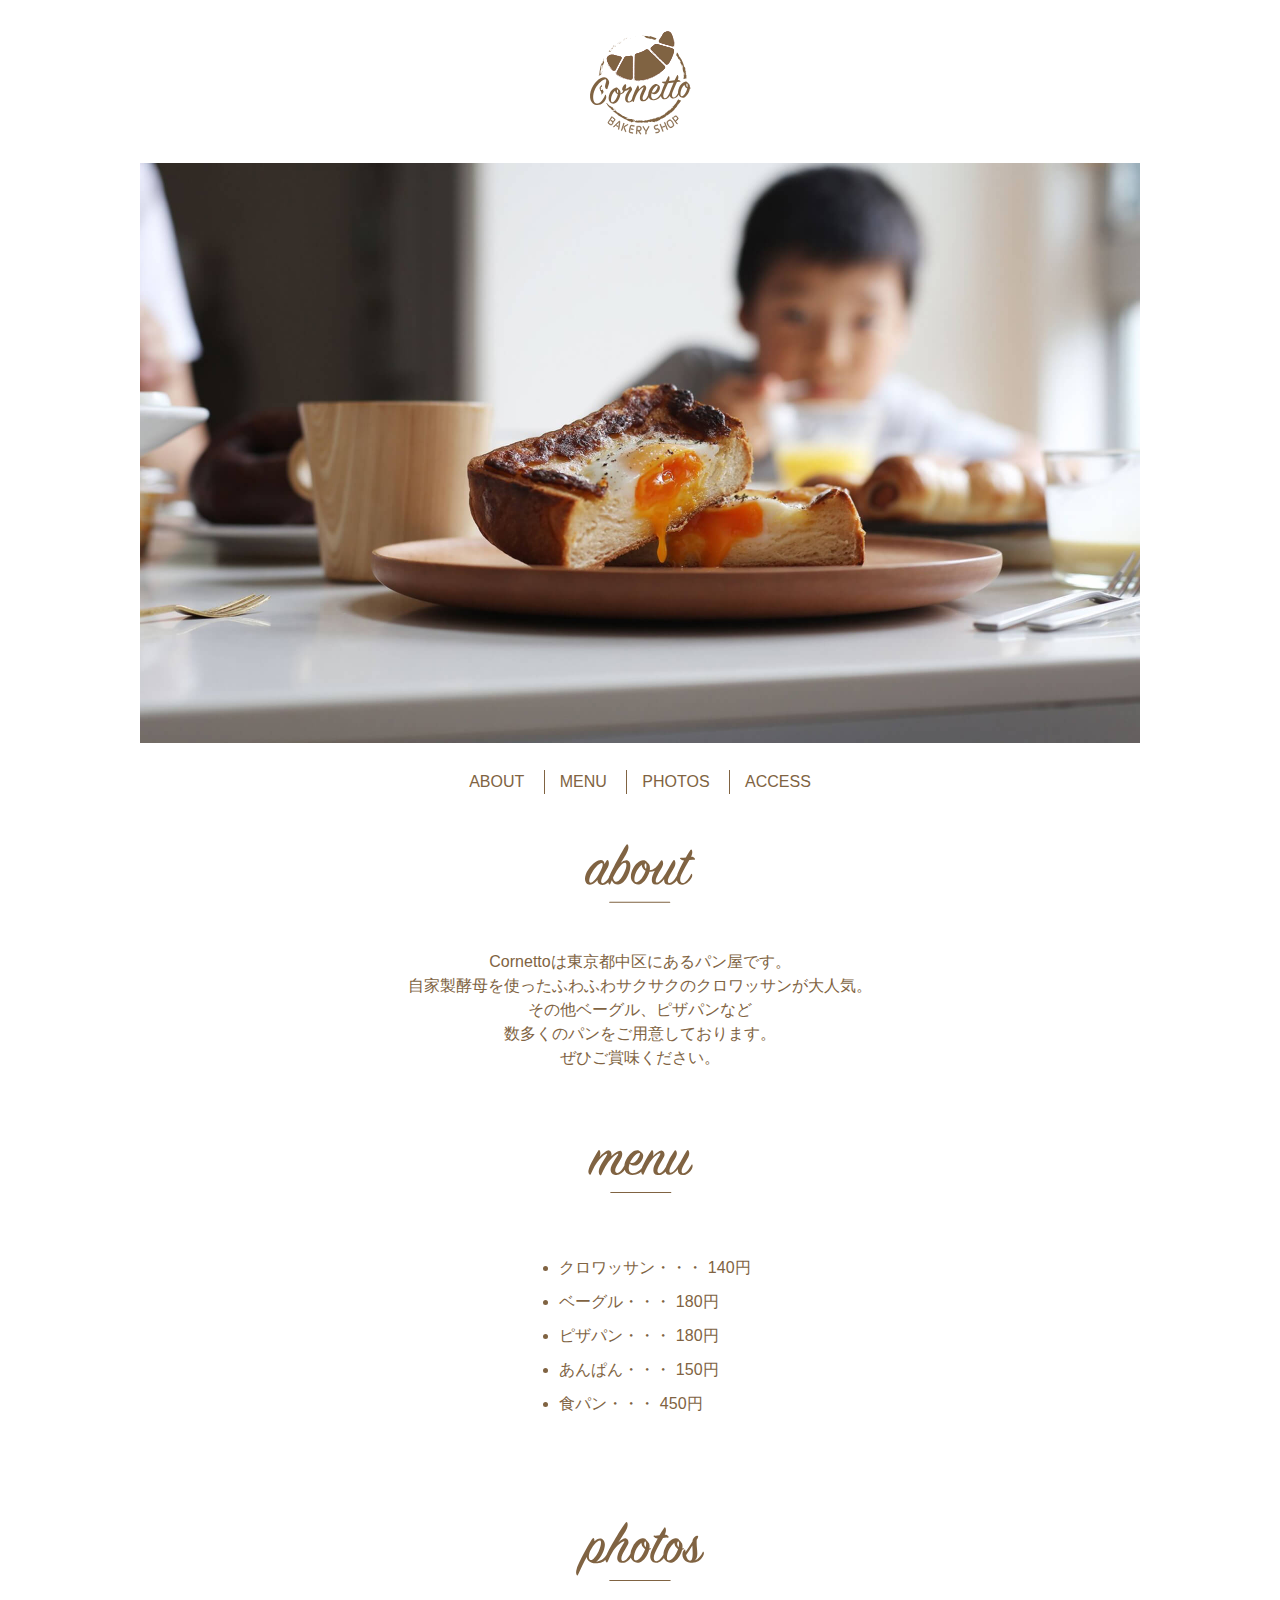
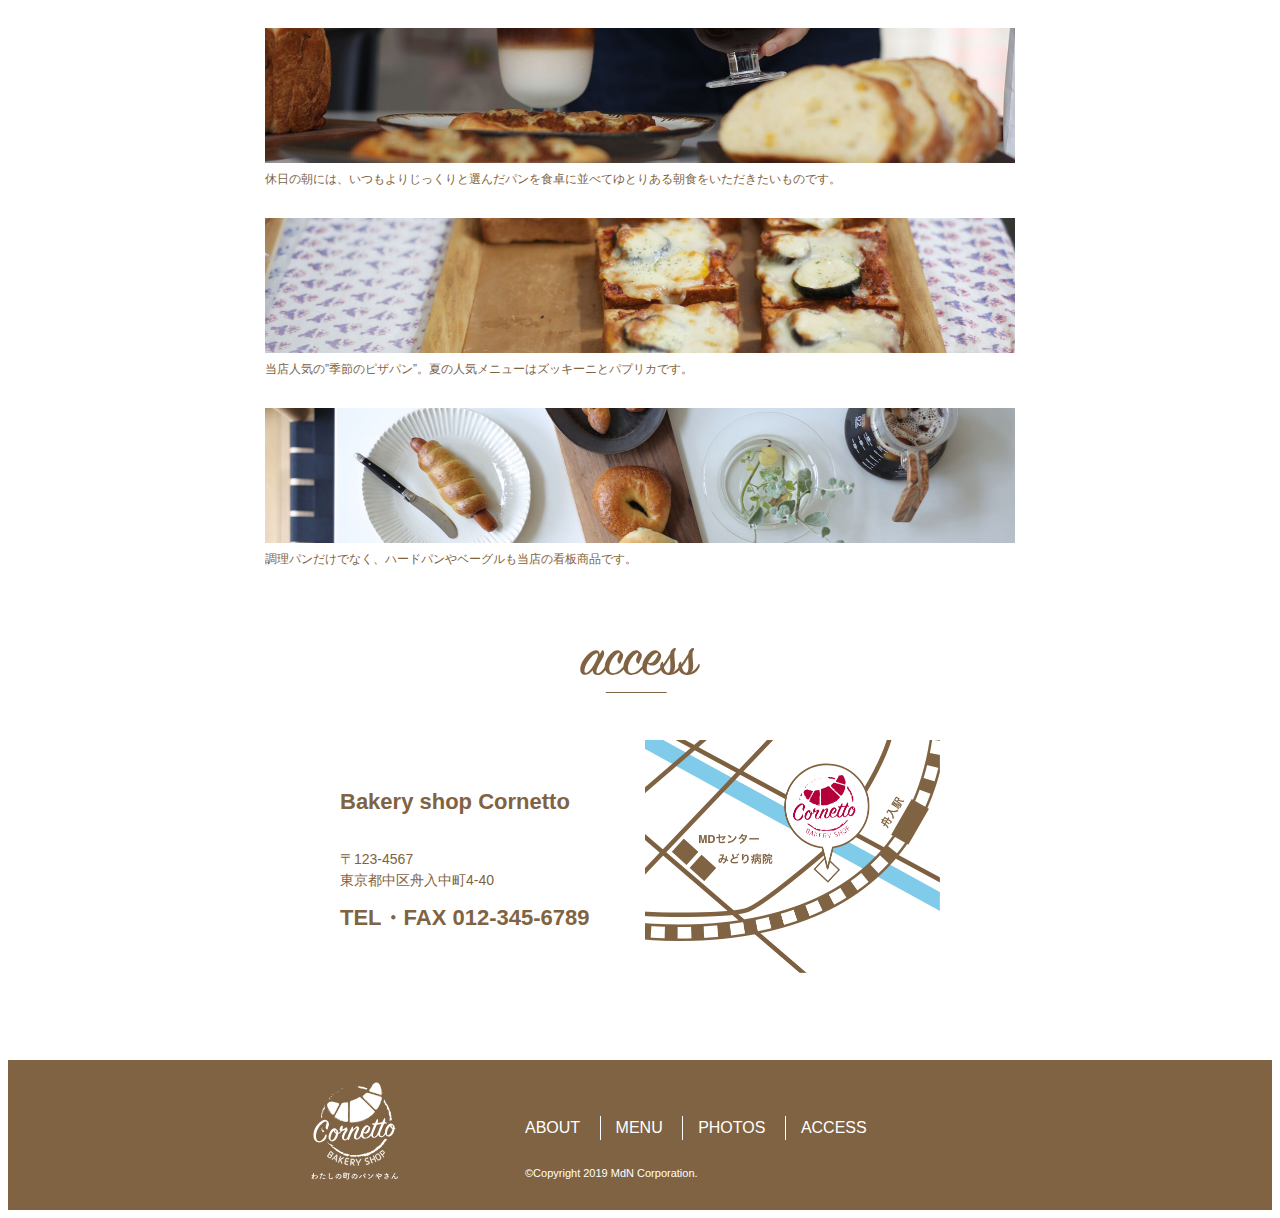
<file: worksPage/site/bakery/index.html>
<!DOCTYPE html>
<html lang="ja">
    <head>
        <meta charset="UTF-8">
        <meta http-equiv="X-UA-Compatible" content="IE=edge">
        <meta name="viewport" content="width=device-width, initial-scale=1.0">
        <title>Cornetto</title>
        <link rel="stylesheet" href="css/style.css">
    </head>
    <body>
        <header class="header">
            <h1 class="logo">
                <img src="img/logo.svg" alt="Cornetto">
            </h1>
        </header>
        <main class="main">
            <figure class="top">
                <img src="img/top.jpg" alt="Cornetto">
            </figure>
            <nav class="nav">
                <ul class="nav-list">
                    <li><a href="#about">about</a></li>
                    <li><a href="#menu">menu</a></li>
                    <li><a href="#photos">photos</a></li>
                    <li><a href="#access">access</a></li>
                </ul>
            </nav>
            <section class="section about" id="about">
                <h2 class="heading">
                    <img src="img/ttl_about.svg" alt="about">
                </h2>
                <p>Cornettoは東京都中区にあるパン屋です。<br>
                    自家製酵母を使ったふわふわサクサクのクロワッサンが大人気。<br>
                    その他ベーグル、ピザパンなど<br>
                    数多くのパンをご用意しております。<br>
                    ぜひご賞味ください。</p>
            </section>
            <!-- menu -->
            <section class="section menu" id="menu">
                <h2 class="heading">
                    <img src="img/ttl_menu.svg" alt="menu">
                </h2>
                <ul class="menu-list">
                    <li>クロワッサン・・・ 140円</li>
                    <li>ベーグル・・・ 180円</li>
                    <li>ピザパン・・・ 180円</li>
                    <li>あんぱん・・・ 150円</li>
                    <li>食パン・・・ 450円</li>
                </ul>
            </section>
            <!-- fhoto -->
            <section class="section photos" id="photos">
                <h2 class="heading">
                    <img src="img/ttl_photos.svg" alt="photos">
                </h2>
                <ul class="photos-list">
                    <li>
                        <figure>
                            <img src="img/photos_01.jpg" alt="ゆとりのある朝食">
                            <figcaption>休日の朝には、いつもよりじっくりと選んだパンを食卓に並べてゆとりある朝食をいただきたいものです。</figcaption>
                        </figure>
                    </li>
                    <li>
                        <figure>
                            <img src="img/photos_02.jpg" alt="季節のピザパン">
                            <figcaption>当店人気の”季節のピザパン”。夏の人気メニューはズッキーニとパプリカです。</figcaption>
                        </figure>
                    </li>
                    <li>
                        <figure>
                            <img src="img/photos_03.jpg" alt="ハードパンやベーグル">
                            <figcaption>調理パンだけでなく、ハードパンやベーグルも当店の看板商品です。</figcaption>
                        </figure>
                    </li>
                </ul>
            </section>
            <!-- access -->
            <section class="section access" id="access">
                <h2 class="heading">
                    <img src="img/ttl_access.svg" alt="access">
                </h2>
                <div class="access-row">
                    <address class="access-address">
                        <strong>Bakery shop Cornetto</strong><br>
                        〒123-4567 <br>
                        東京都中区舟入中町4-40 <br>
                        <strong>TEL・FAX 012-345-6789</strong>
                    </address>
                    <figure class="access-map">
                    <img src="img/map.png" alt="店舗周辺地図">
                    </figure>
                </div>
            </section>
        </main>
        <footer class="footer">
            <div class="footer-container">
                <p class="footer-logo">
                    <img src="img/logo_w.svg" alt="Cornetto">
                </p>
                <div class="footer-body">
                    <nav class="footer-nav">
                        <ul class="footer-nav-list">
                            <li><a href="#about">about</a></li>
                            <li><a href="#menu">menu</a></li>
                            <li><a href="#photos">photos</a></li>
                            <li><a href="#access">access</a></li>
                        </ul>
                    </nav>
                    <p class="copyright">
                        <small>&copy;Copyright 2019 MdN Corporation.</small>
                    </p>
                </div>
            </div>
        </footer>
    </body>
</html>
</file>
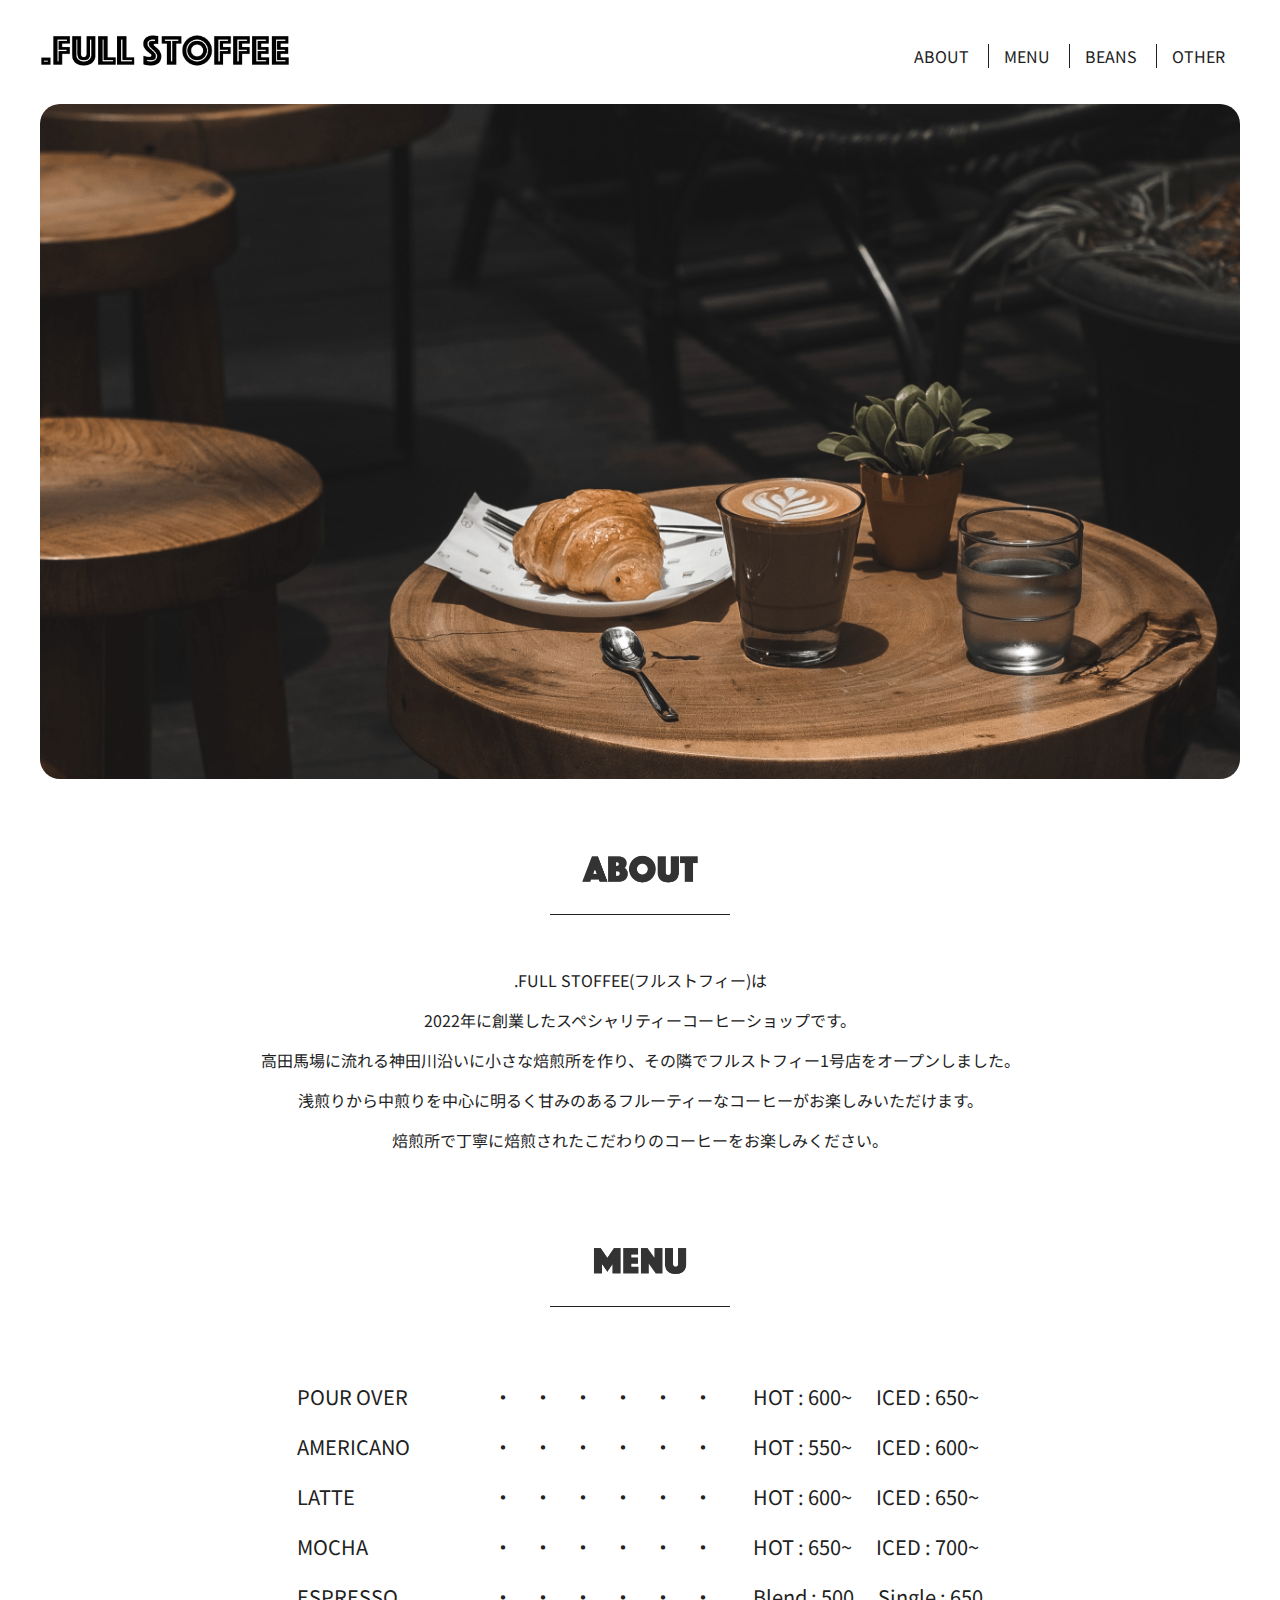
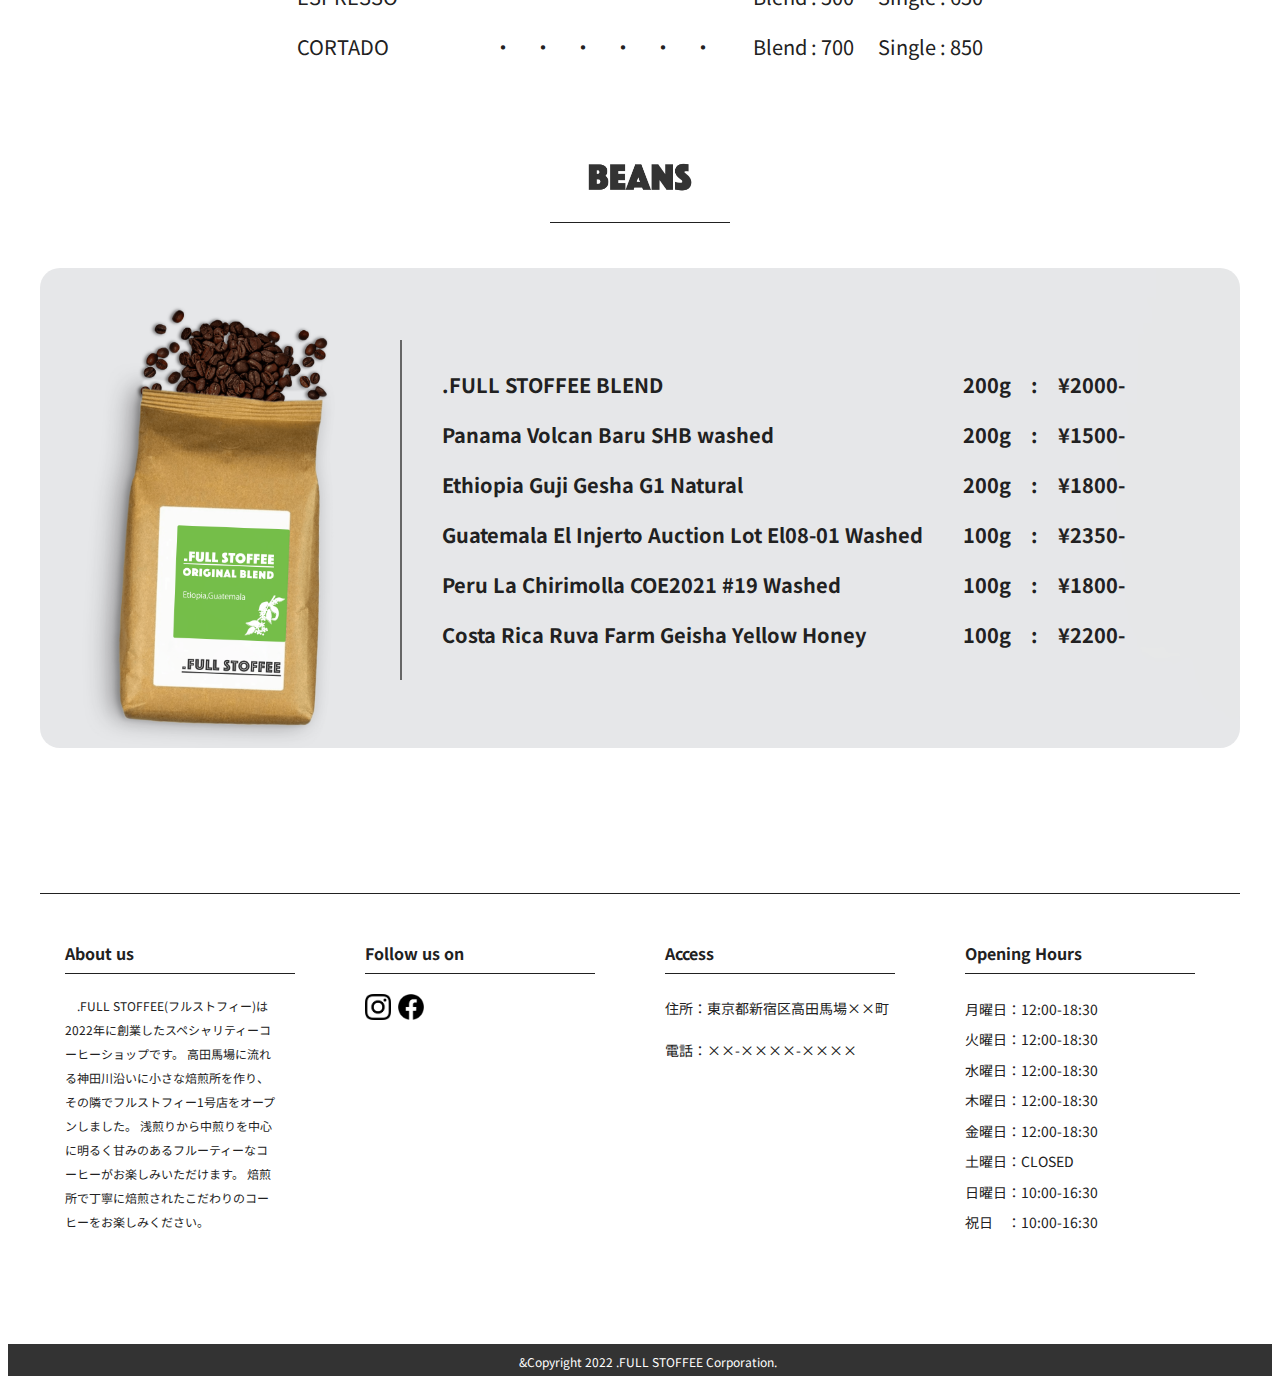
<file: worksPage/site/FULL STOFFEE/index.html>
<!DOCTYPE html>
<html lang="ja">
    <head>
        <meta charset="UTF-8">
        <meta http-equiv="X-UA-Compatible" content="IE=edge">
        <meta name="viewport" content="width=device-width, initial-scale=1.0">
        <title>.FULL STOFFEE</title>
        <link rel="stylesheet" href="CSS/style.css">
        <link href="https://fonts.googleapis.com/css?family=Noto+Sans+JP" rel="stylesheet">
    </head>
    <body>
        <header class="header">
            <h1 class="logo">
                <a href="#">
                    <img src="img/logo.png" alt="logo">
                </a>
            </h1>
            <nav class="header-nav">
                <ul class="header-nav-list">
                    <li><a href="#about">About</a></li>
                    <li><a href="#menu">Menu</a></li>
                    <li><a href="#beans">Beans</a></li>
                    <li><a href="#footer">Other</a></li>
                </ul>
            </nav>
        </header>

        <main class="main">
            <figure class="top">
                <img src="img/top.png" alt="TOP">
            </figure>
            <section id="about">
                <div class="wrapper">
                    <h2 class="heading">
                        <img src="img/about.png" alt="about">
                    </h2>
                    <p>.FULL STOFFEE(フルストフィー)は
                        <br>2022年に創業したスペシャリティーコーヒーショップです。
                        <br>高田馬場に流れる神田川沿いに小さな焙煎所を作り、その隣でフルストフィー1号店をオープンしました。
                        <br>浅煎りから中煎りを中心に明るく甘みのあるフルーティーなコーヒーがお楽しみいただけます。
                        <br>焙煎所で丁寧に焙煎されたこだわりのコーヒーをお楽しみください。</p>
                </div>
            </section>
            <section id="menu">
                <h2 class="heading">
                    <img src="img/menu.png" alt="menu">
                </h2>
                <div class="menu-list">
                    <ul class="menu-name">
                        <li>POUR OVER</li>
                        <li>AMERICANO</li>
                        <li>LATTE</li>
                        <li>MOCHA</li>
                        <li>ESPRESSO</li>
                        <li>CORTADO</li>
                    </ul>
                    <ul class="place">
                        <li>　HOT : 600~  　ICED : 650~</li>
                        <li>　HOT : 550~  　ICED : 600~</li>
                        <li>　HOT : 600~  　ICED : 650~</li>
                        <li>　HOT : 650~  　ICED : 700~</li>
                        <li>　Blend : 500 　Single : 650</li>
                        <li>　Blend : 700 　Single : 850</li>
                    </ul>
                </div>
            </section>
            <section id="beans">
                <h2 class="heading">
                    <img src="img/beans.png" alt="beans">
                </h2>
                <div class="container">
                    <img src="img/beans3.png" alt="beans">
                    <div class="beans-products">
                        <ul class="beans-name">
                            <li><a href="#beans">.FULL STOFFEE BLEND</a></li>
                            <li><a href="#beans">Panama Volcan Baru SHB washed</a></li>
                            <li><a href="#beans">Ethiopia Guji Gesha G1 Natural</a></li>
                            <li><a href="#beans">Guatemala El Injerto Auction Lot El08-01 Washed</a></li>
                            <li><a href="#beans">Peru La Chirimolla COE2021 #19 Washed</a></li>
                            <li><a href="#beans">Costa Rica Ruva Farm Geisha Yellow Honey</a></li>
                        </ul>
                        <ul class="beans-place">
                            <li>200g　:　¥2000-</li>
                            <li>200g　:　¥1500-</li>
                            <li>200g　:　¥1800-</li>
                            <li>100g　:　¥2350-</li>
                            <li>100g　:　¥1800-</li>
                            <li>100g　:　¥2200-</li>
                        </ul>
                    </div>
                </div>
            </section>
        </main>
        <footer id="footer">
            <div class="footer-container">
                <div class="about-us">
                    <h2 class="heading">
                        About us
                    </h2>
                    <p>.FULL STOFFEE(フルストフィー)は2022年に創業したスペシャリティーコーヒーショップです。
                    高田馬場に流れる神田川沿いに小さな焙煎所を作り、その隣でフルストフィー1号店をオープンしました。
                    浅煎りから中煎りを中心に明るく甘みのあるフルーティーなコーヒーがお楽しみいただけます。
                    焙煎所で丁寧に焙煎されたこだわりのコーヒーをお楽しみください。</p>
                </div>
                <div class="follow-us-on">
                    <h2 class="heading">
                        Follow us on
                    </h2>
                    <div class="f-logo">
                        <a href="https://www.instagram.com/" target="_blank"><img src="img/icon.png" alt="Instagram"></a>
                        <a href="https://ja-jp.facebook.com/" target="_blank"><img src="img/Facebook.png" alt="facebook"></a>
                    </div>
                </div>
                <div class="access">
                    <h2 class="heading">
                        Access
                    </h2>
                    <address>
                        <p>住所：東京都新宿区高田馬場××町</p>
                        <p>電話：××-××××-××××</p>
                    </address>
                    <iframe src="https://www.google.com/maps/embed?pb=!1m14!1m8!1m3!1d51832.881191908455!2d139.703862!3d35.712565!3m2!1i1024!2i768!4f13.1!3m3!1m2!1s0x0%3A0x954afc3e292c9a7e!2z6auY55Sw6aas5aC06aeF!5e0!3m2!1sja!2sjp!4v1660207185257!5m2!1sja!2sjp" width="230" height="150" style="border:0;" allowfullscreen="" loading="lazy" referrerpolicy="no-referrer-when-downgrade"></iframe>
                </div>
                <div class="opening">
                    <h2 class="heading">
                        Opening Hours
                    </h2>
                    <ul class="opening-list">
                        <li>月曜日：12:00-18:30</li>
                        <li>火曜日：12:00-18:30</li>
                        <li>水曜日：12:00-18:30</li>
                        <li>木曜日：12:00-18:30</li>
                        <li>金曜日：12:00-18:30</li>
                        <li>土曜日：CLOSED</li>
                        <li>日曜日：10:00-16:30</li>
                        <li>祝日　：10:00-16:30</li>
                    </ul>
                </div>
            </div>
            <div class="copyright"></div>
                <p class="copyright">
                    <small>&Copyright 2022 .FULL STOFFEE Corporation.</small>
                </p>
            </div>
        </footer>

    </body>
</html>
</file>
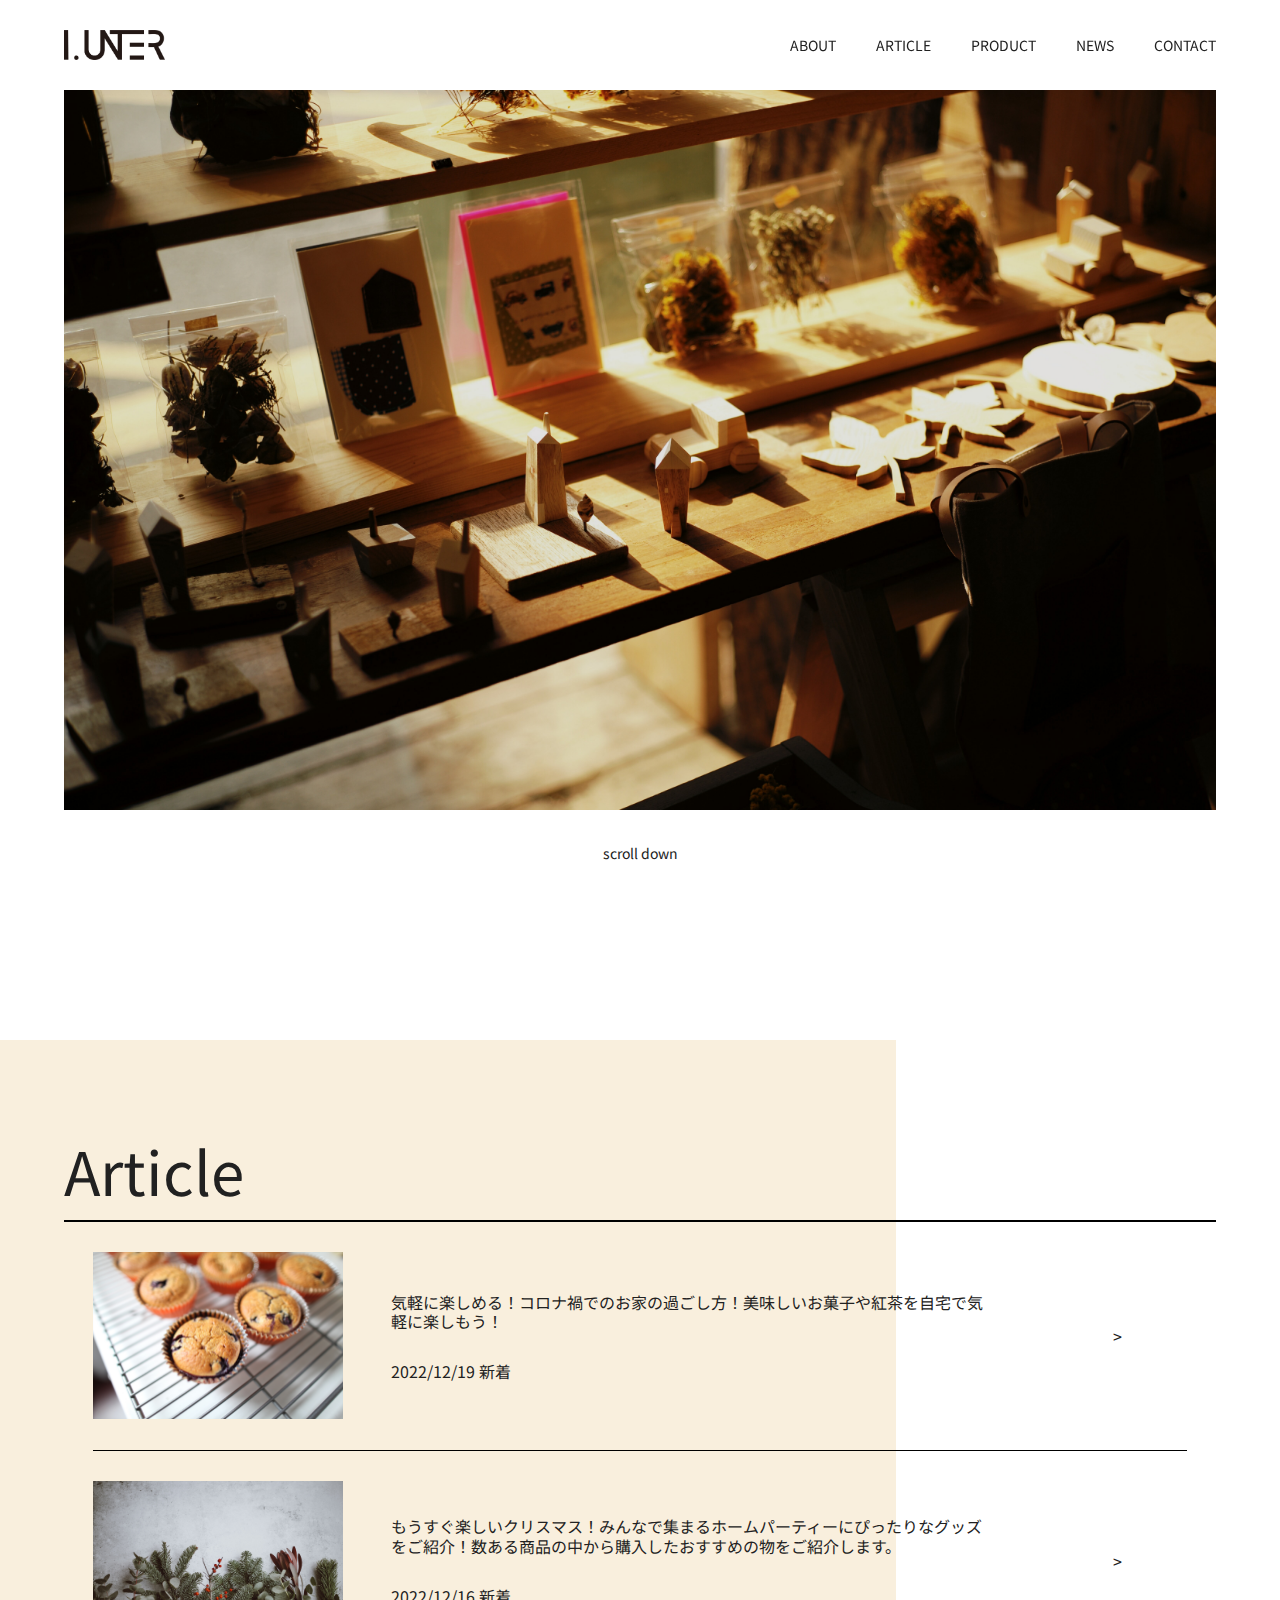
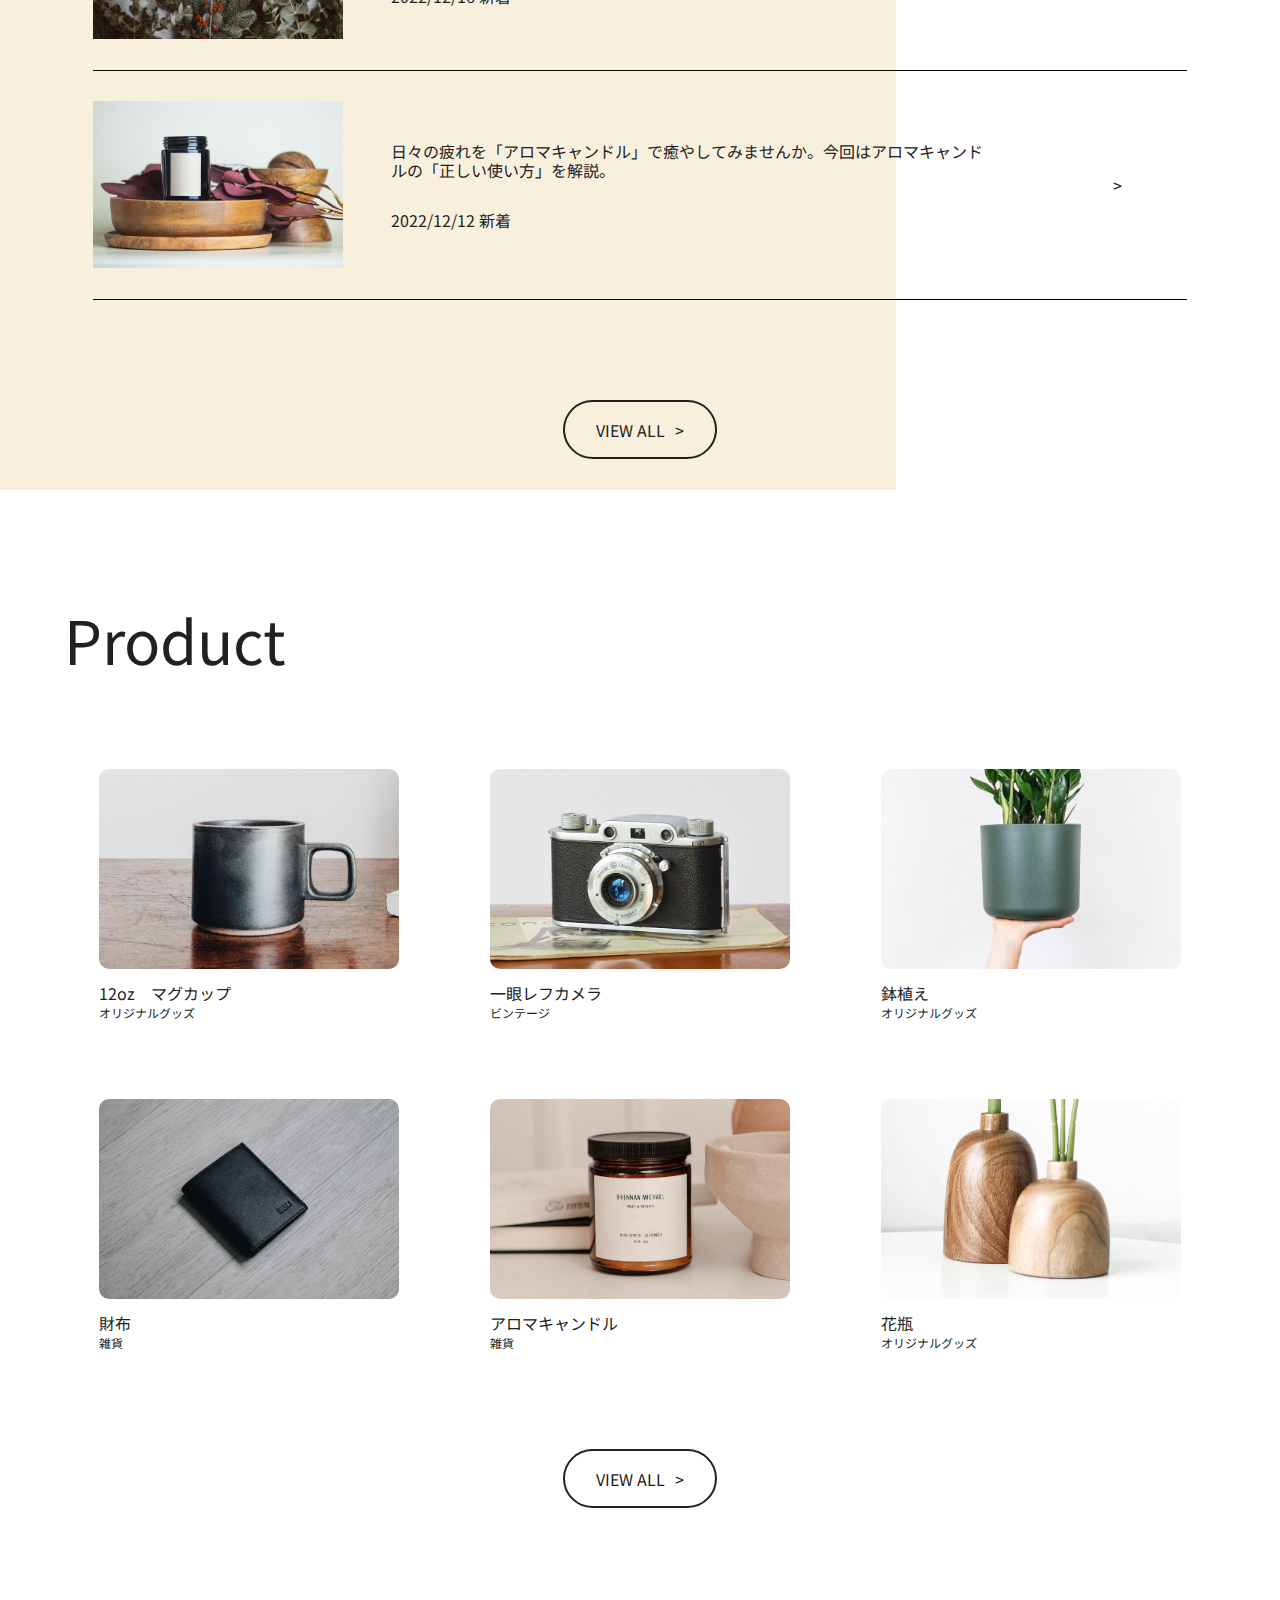
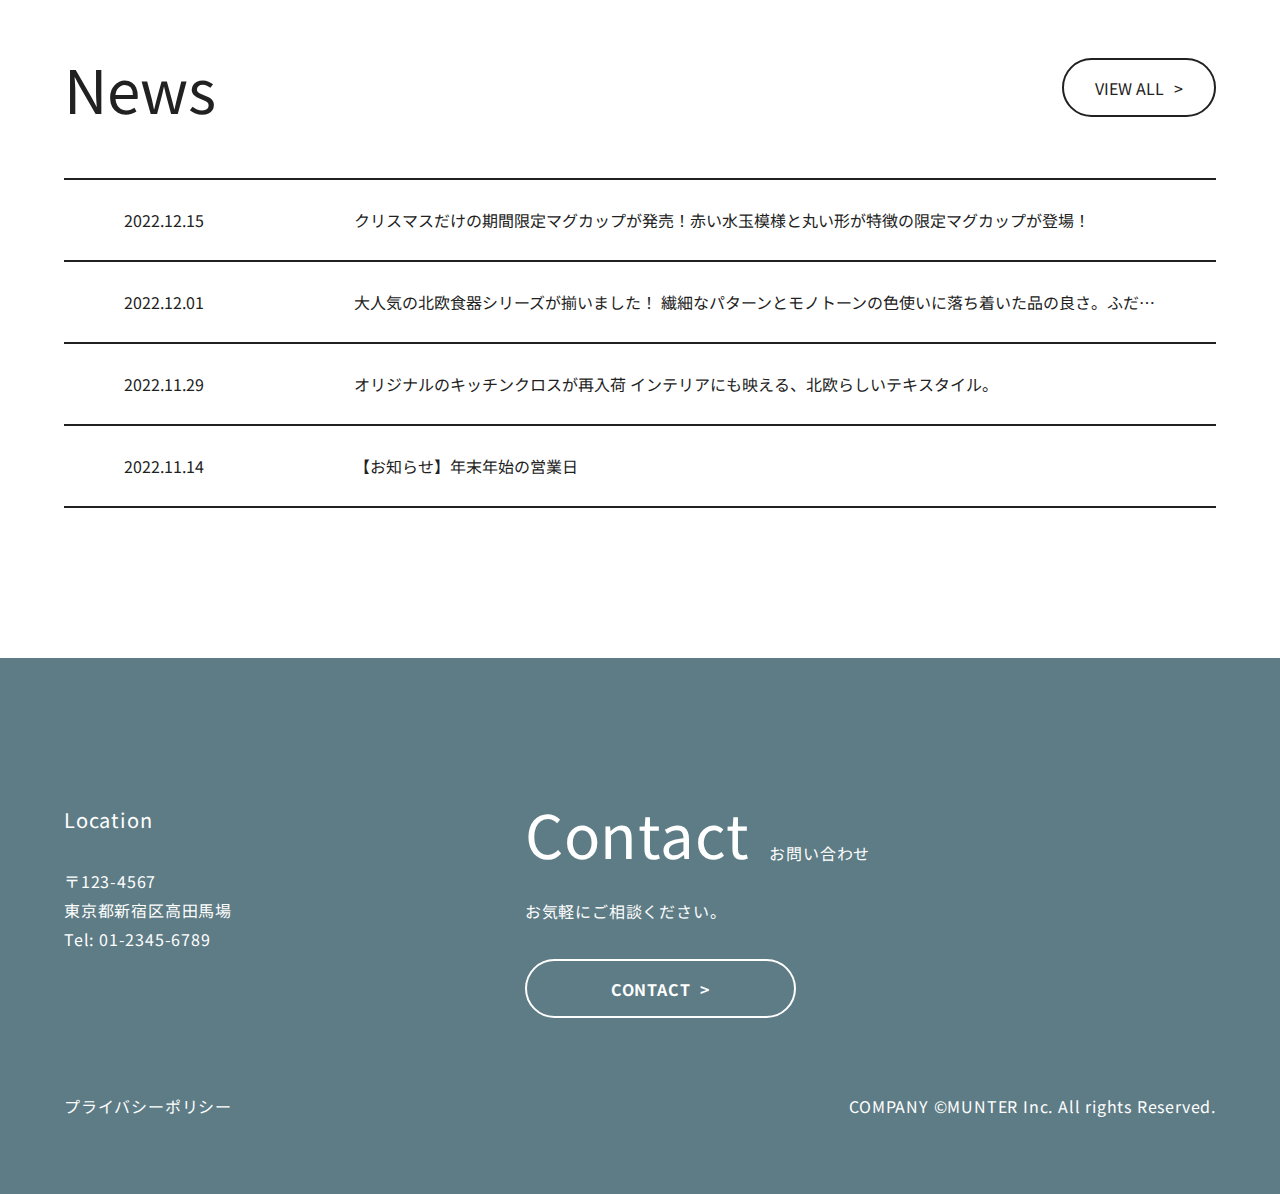
<file: worksPage/site/munter/index.html>
<!DOCTYPE html>
<html lang="ja">
<head>
    <meta charset="UTF-8">
    <meta http-equiv="X-UA-Compatible" content="IE=edge">
    <meta name="viewport" content="width=device-width, initial-scale=1.0">
    <title>北欧雑貨 - MUNTER｜インテリア・雑貨の通販サイト</title>
    <link rel="stylesheet" href="css/style.css">
    <link rel="preconnect" href="https://fonts.googleapis.com">
    <link rel="preconnect" href="https://fonts.gstatic.com" crossorigin>
    <link href="https://fonts.googleapis.com/css2?family=Noto+Sans+JP:wght@100;300;400;500;700;900&display=swap" rel="stylesheet">
</head>
<body>
    <header class="header">
        <div class="container">
            <div class="burger display"></div>
            <a href="#" class="logo"><img src="img/munter_logo3.png" alt="logo"></a>
            <div class="header-nav">
                <ul>
                    <li><a href="#">ABOUT</a></li>
                    <li><a href="#articles">ARTICLE</a></li>
                    <li><a href="#product">PRODUCT</a></li>
                    <a href="#news"><li>NEWS</li></a>
                    <li><a href="#footer">CONTACT</a></li>
                </ul>
            </div>  
        </div>
        <div class="burger-menu box">
            <ul class="burger-nav hidden">
                <a href="#articles"><li>ABOUT</li></a>
                <a href="#articles"><li>ARTICLE</li></a>
                <a href="#product"><li>PRODUCT</li></a>
                <a href="#news"><li>NEWS</li></a>
                <a href="#footer"><li>CONTACT</li></a>
                <div class="burger-sns hidden">
                    <a href="https://twitter.com/home" target="_blank" class="sns-icon">
                        <img src="img/Twitter.png" alt="公式Twitterへのリンク画像">
                    </a>
                    <a href="https://ja-jp.facebook.com/" target="_blank" class="sns-icon">
                        <img src="img/Facebook.png" alt="公式Facebookへのリンク画像">
                    </a>
                </div>
            </ul>
        </div>    
    </header>

    <main>
        <section class="mainvisual">
            <div class="container">
                <img src="img/main.jpg" alt="mainvisual">
                <p>scroll down</p>
            </div>
            
        </section>
        
        <section id="articles">
            <div class="bg"></div>
            <div class="container">
                <h2 class="title">Article</h2>
                <div class="detail">
                    <div class="wrapper">
                        <ul class="contents">
                            <li class="top-article">
                                <a href="#" class="article">
                                    <div class="img">
                                        <img src="img/article_1.jpg" alt="">
                                    </div>
                                    <div class="text">
                                        <h3>
                                            気軽に楽しめる！コロナ禍でのお家の過ごし方！美味しいお菓子や紅茶を自宅で気軽に楽しもう！
                                        </h3>
                                        <time datetime="2022-12-19">2022/12/19 <span>新着</span></time>
                                    </div>
                                    <div class="btn"></div>
                                </a>        
                            </li>
                            <li class="top-article">
                                <a href="#">
                                    <div class="img">
                                        <img src="img/article_2.jpg" alt="">
                                    </div>
                                    <div class="text">
                                        <h3>
                                            もうすぐ楽しいクリスマス！みんなで集まるホームパーティーにぴったりなグッズをご紹介！数ある商品の中から購入したおすすめの物をご紹介します。
                                        </h3>
                                        <time datetime="2022-12-16">2022/12/16 <span>新着</span></time>
                                    </div>
                                    <div class="btn"></div>
                                </a>        
                            </li>
                            <li class="top-article">
                                <a href="#">
                                    <div class="img">
                                        <img src="img/article_3.jpg" alt="">
                                    </div>
                                    <div class="text">
                                        <h3>
                                            日々の疲れを「アロマキャンドル」で癒やしてみませんか。今回はアロマキャンドルの「正しい使い方」を解説。
                                        </h3>
                                        <time datetime="2022-12-12">2022/12/12 <span>新着</span></time>
                                    </div>
                                    <div class="btn"></div>
                                </a>        
                            </li>
                        </ul>
                        <a class="btn view" href="#">VIEW ALL</a>
                    </div>
                </div>
            </div>
            
        </section>

        <section id="product">
            <div class="container">
                <h2 class="title">
                    Product
                </h2>
                <div class="wrapper">
                    <div class="detail">
                        <div class="content">
                            <img src="img/mag.jpg" alt="">
                            <dl>
                                <dt>
                                    12oz　マグカップ
                                </dt>
                                <dd>オリジナルグッズ</dd>
                            </dl>
                        </div>
                        <div class="content">
                            <img src="img/camera.jpg" alt="">
                            <dl>
                                <dt>
                                    一眼レフカメラ
                                </dt>
                                <dd>ビンテージ</dd>
                            </dl>
                        </div>
                        <div class="content">
                            <img src="img/leaf.jpg" alt="">
                            <dl>
                                <dt>
                                    鉢植え
                                </dt>
                                <dd>オリジナルグッズ</dd>
                            </dl>
                        </div>
                        <div class="content">
                            <img src="img/saifu.jpg" alt="">
                            <dl>
                                <dt>
                                    財布
                                </dt>
                                <dd>雑貨</dd>
                            </dl>
                        </div>
                        <div class="content">
                            <img src="img/candle.jpg" alt="">
                            <dl>
                                <dt>
                                    アロマキャンドル
                                </dt>
                                <dd>雑貨</dd>
                            </dl>
                        </div>
                        <div class="content">
                            <img src="img/leaf2.jpg" alt="">
                            <dl>
                                <dt>
                                    花瓶
                                </dt>
                                <dd>オリジナルグッズ</dd>
                            </dl>
                        </div>   
                    </div>
                    <a class="btn" href="#">VIEW ALL</a>
                </div>
            </div>
        </section>

     
        <section id="news">
            <div class="container">
                <div class="news-head">
                    <h2 class="title">
                        News
                    </h2>
                    <a class="btn" href="#">VIEW ALL</a>
                </div>
                <div class="news-bottom">
                    <dl class="news-content">
                        <div class="box">
                            <dt>2022.12.15</dt>
                            <a href="#"><dd>クリスマスだけの期間限定マグカップが発売！赤い水玉模様と丸い形が特徴の限定マグカップが登場！</dd></a> 
                        </div>
                    </dl>
                    <dl class="news-content">
                        <div class="box">
                            <dt>2022.12.01</dt>
                            <a href="#"><dd>
                                大人気の北欧食器シリーズが揃いました！
                                繊細なパターンとモノトーンの色使いに落ち着いた品の良さ。ふだんの食卓に少しの特別感を加えてくれます。
                            </dd></a>                         </div>
                    </dl><dl class="news-content">
                        <div class="box">
                            <dt>2022.11.29</dt>
                            <a href="#"><dd>
                                オリジナルのキッチンクロスが再入荷
                                インテリアにも映える、北欧らしいテキスタイル。
                            </dd></a>
                        </div>
                    </dl><dl class="news-content">
                        <div class="box">
                            <dt>2022.11.14</dt>
                            <a href="#"><dd>
                                【お知らせ】年末年始の営業日
                            </dd></a>                        
                        </div>
                    </dl>
                </div>
            </div>
        </section>

        <footer id="footer">
            <div class="container">
                <div class="footer-top">
                    <div class="location">
                        <p>Location</p>
                        <ul>
                            <address>
                                <li>〒123-4567</li>
                                <li>東京都新宿区高田馬場</li>
                                <li>Tel: 01-2345-6789</li>
                            </address>
                        </ul>
                    </div>
                    <div class="contact">
                        <p class="contact-title">
                            Contact
                            <span>お問い合わせ</span>
                        </p>
                        <p class="contact-bottom">お気軽にご相談ください。</p>
                        <a class="btn" href="#">CONTACT</a>
                    </div>
                </div>
                <div class="footer-bottom">
                    <a href="#">プライバシーポリシー</a>
                    <small>
                        <p>COMPANY &copy;MUNTER Inc. All rights Reserved.</p>
                    </small>
                </div>
            </div>
            
        </footer>
    </main>
    <script src="https://code.jquery.com/jquery-3.6.3.min.js" integrity="sha256-pvPw+upLPUjgMXY0G+8O0xUf+/Im1MZjXxxgOcBQBXU=" crossorigin="anonymous"></script>
    <script>
        $(".hidden,.display").click(function(){
            $(".hidden").toggleClass("is-active");
            $(".display").toggleClass("is-active");
            $(".box").toggleClass("is-active");
        });
    </script>
</body>
</html>
</file>
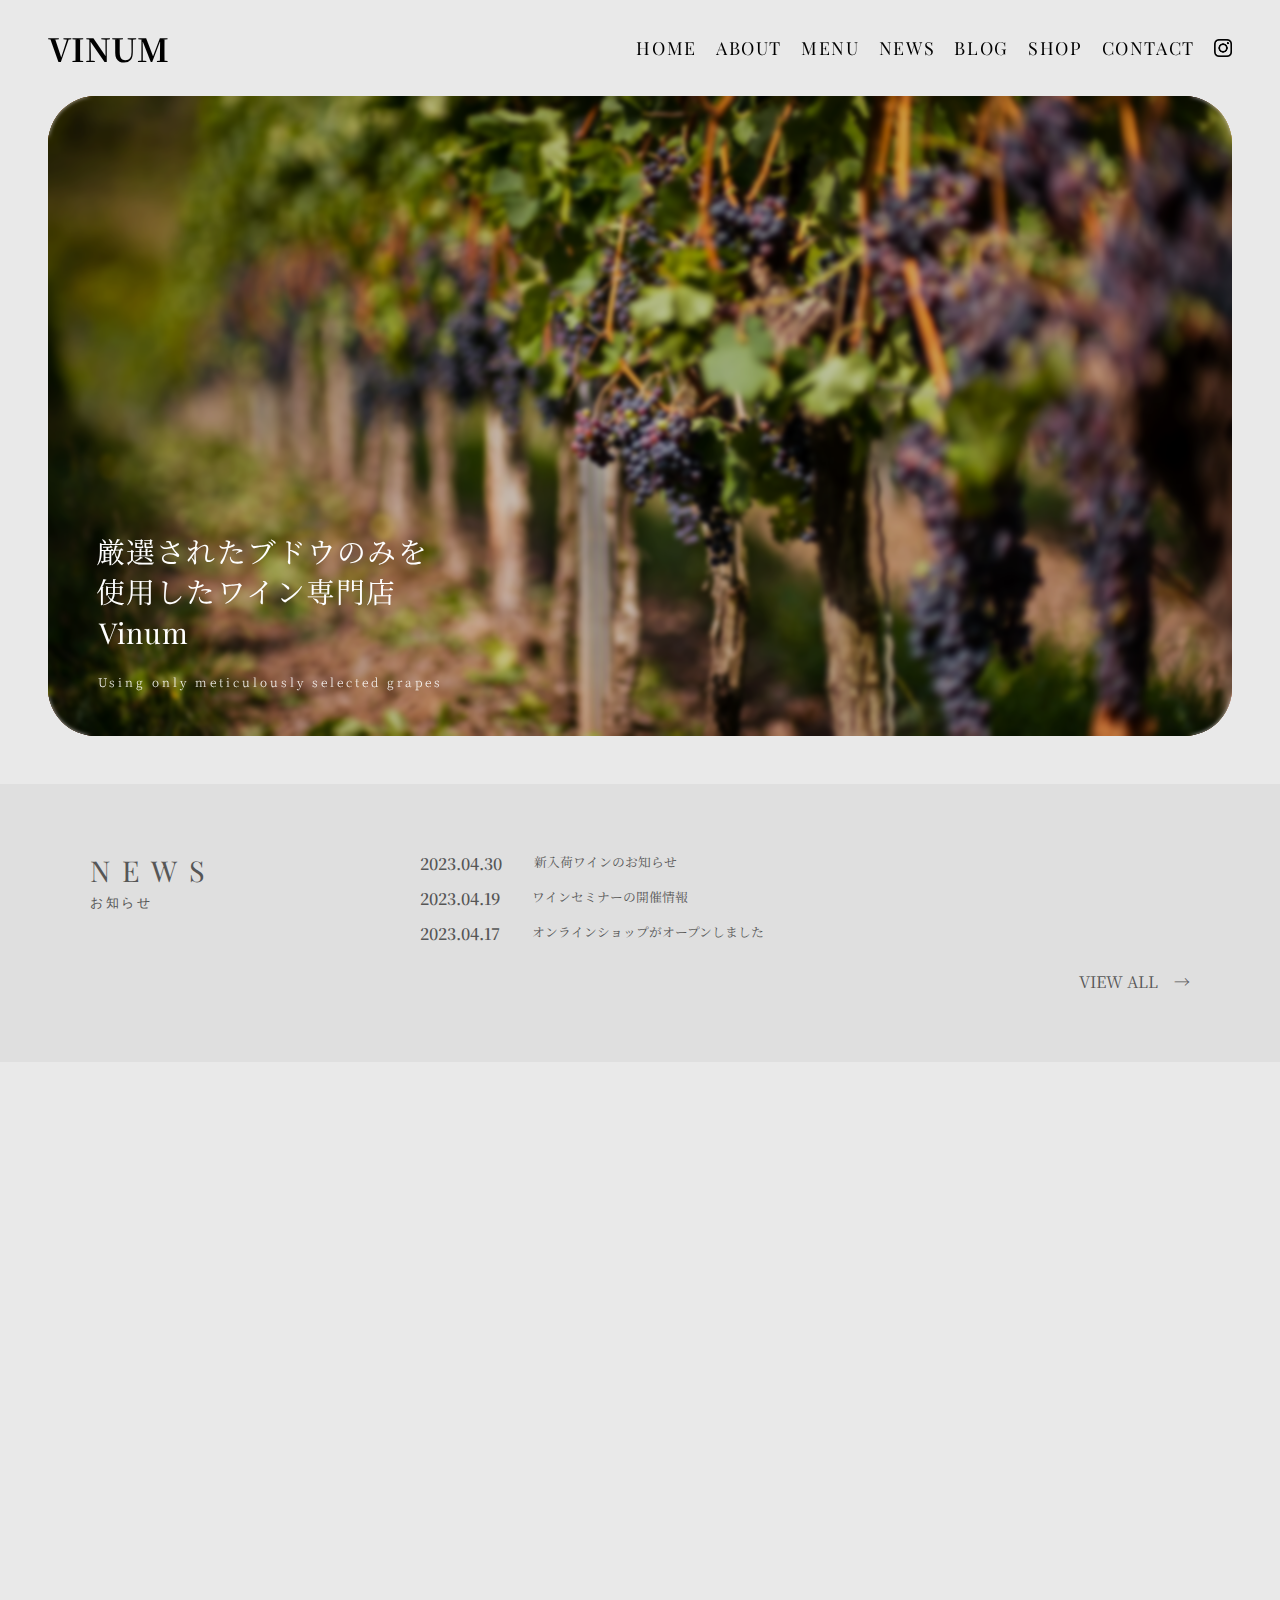
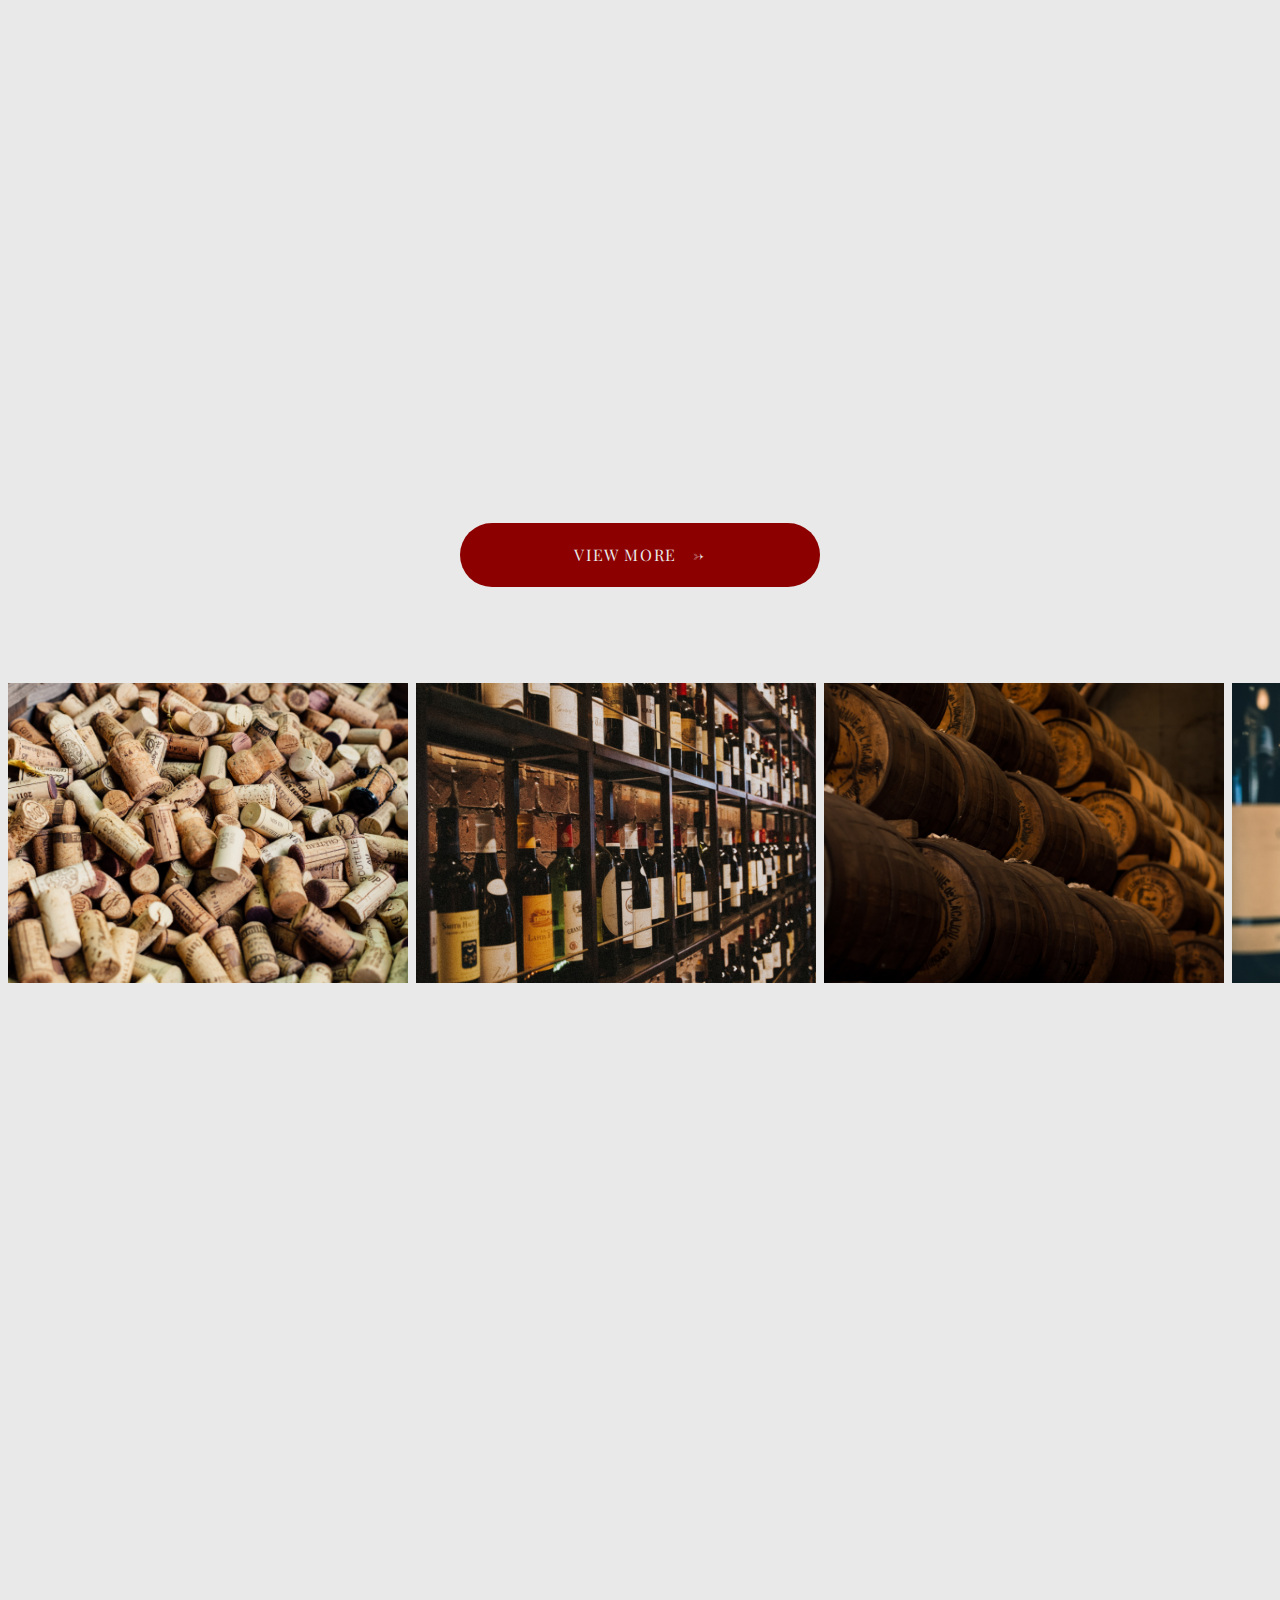
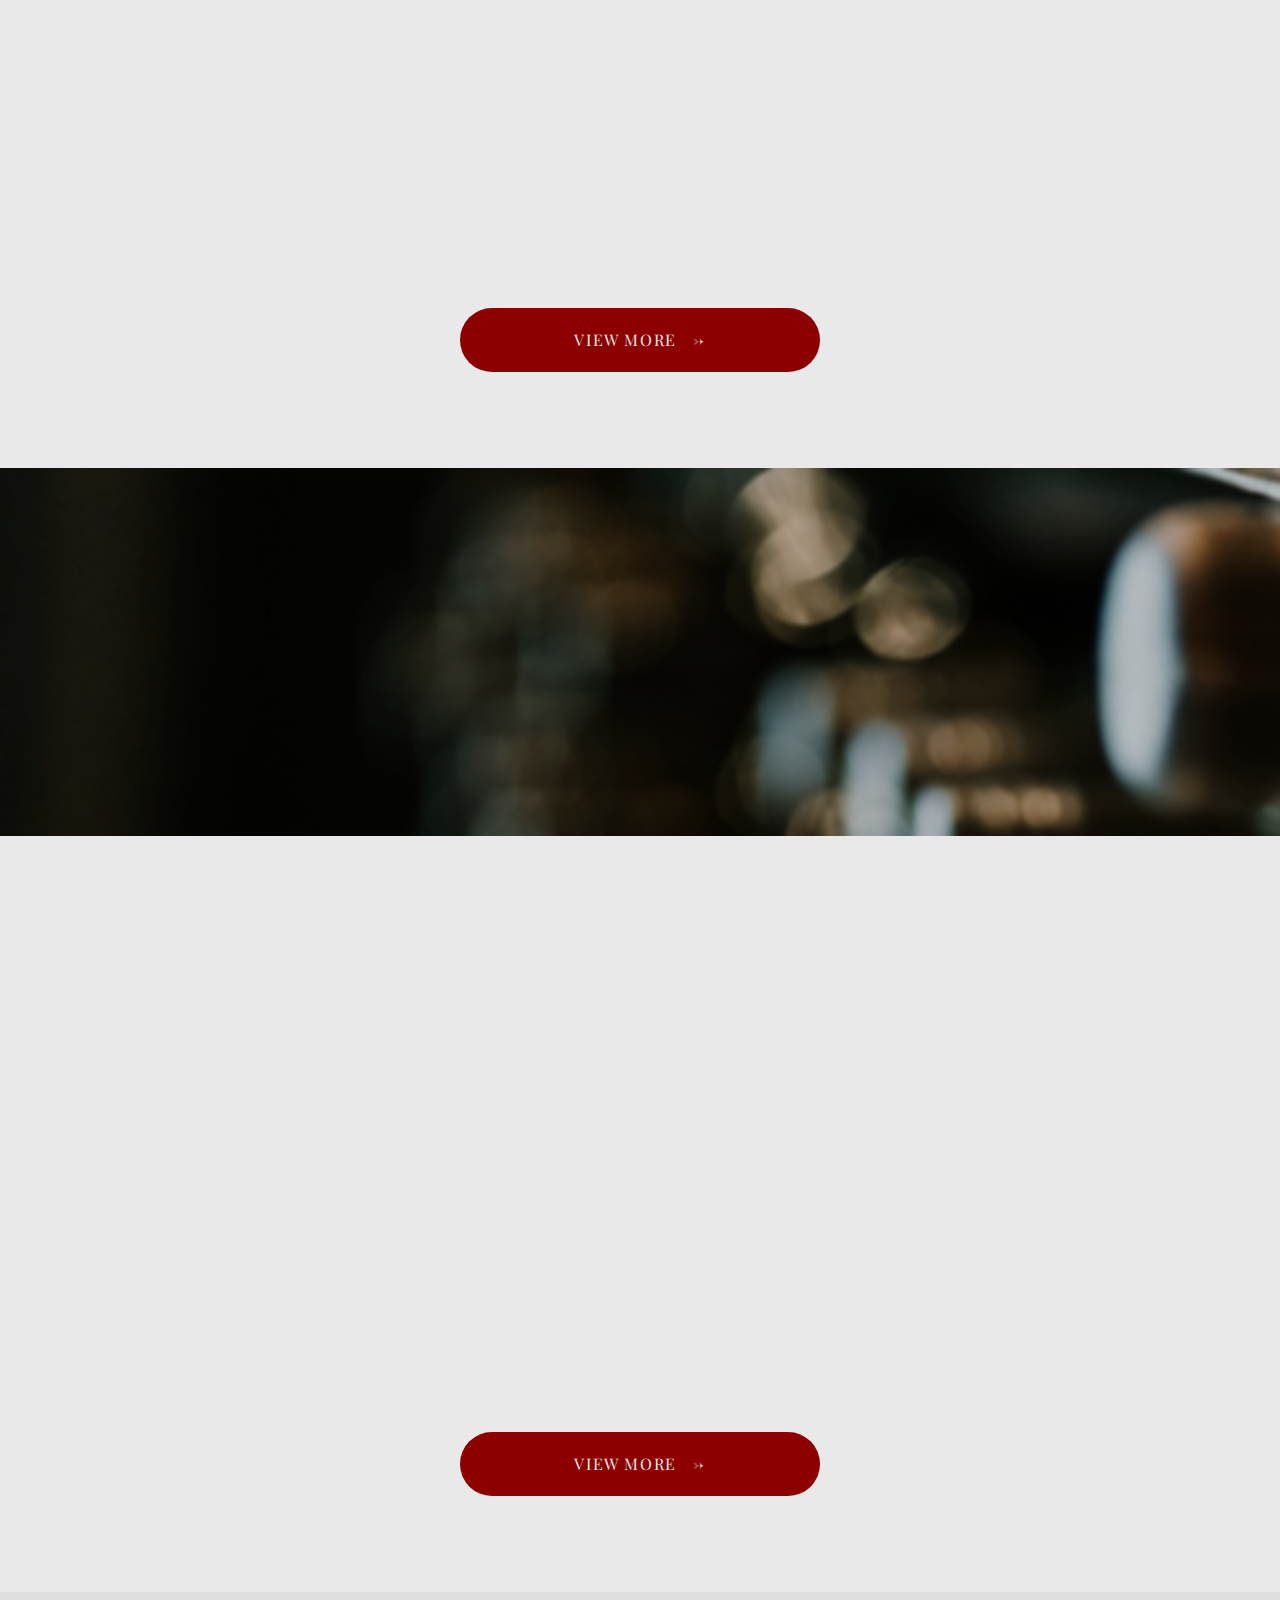
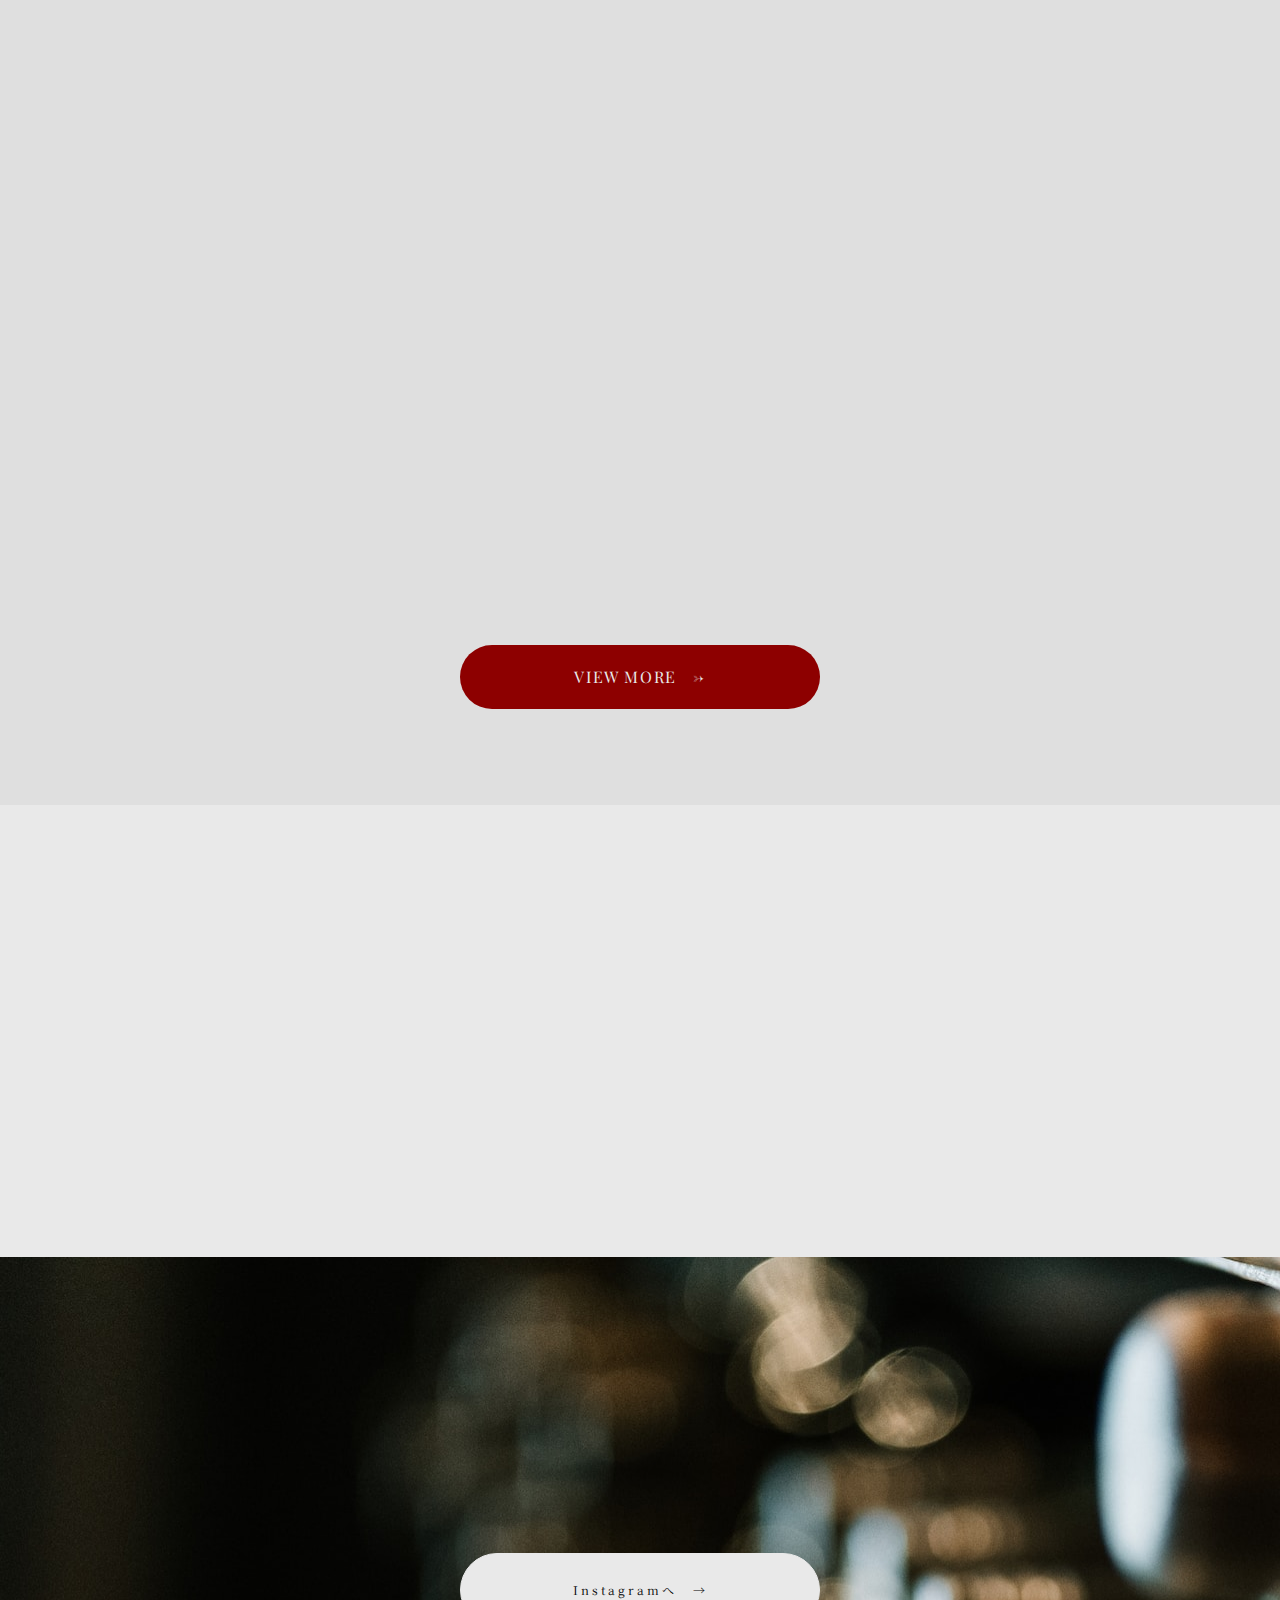
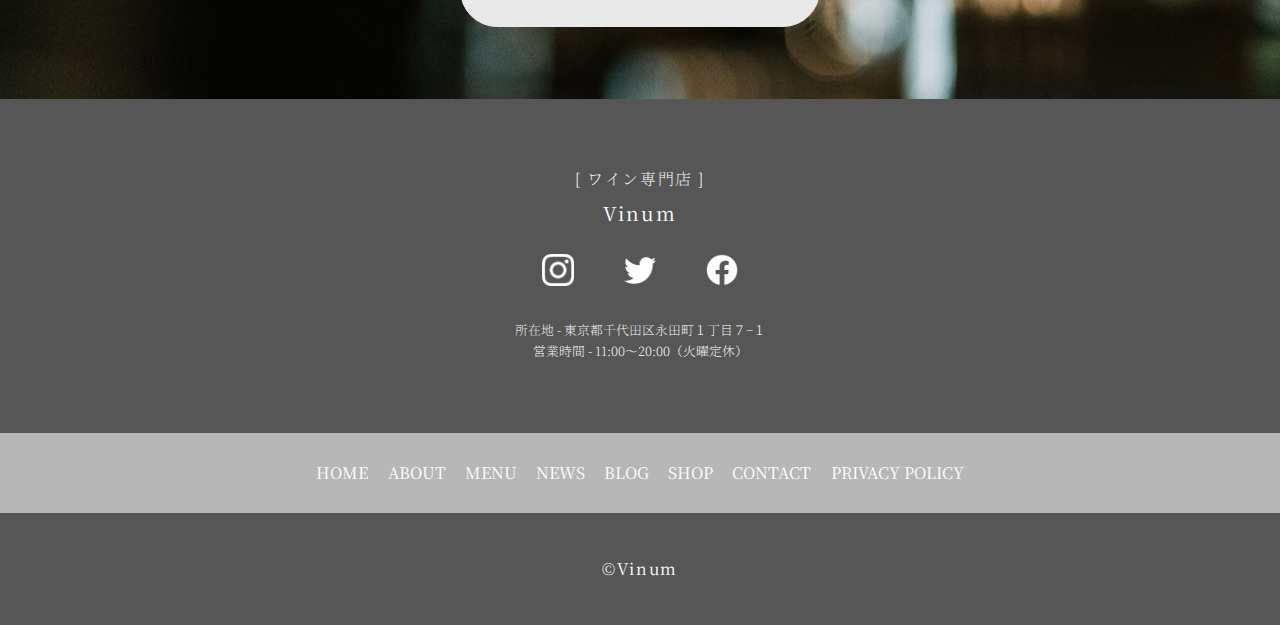
<file: worksPage/site/wine/index.html>
<!DOCTYPE html>
<html lang="ja">
  <head>
    <meta charset="UTF-8" />
    <meta name="viewport" content="width=device-width, initial-scale=1.0" />
    <link rel="stylesheet" href="./css/reset.css" />
    <link rel="stylesheet" href="./css/style.css" />
    <title>Vinum</title>
  </head>
  <body>
    <header>
      <a href="#" id="logoWrap">
        <div class="logo">Vinum</div>
      </a>
      <nav class="headerNavLg">
        <ul class="lgNav en">
          <li><a href="#">home</a></li>
          <li><a href="#about">about</a></li>
          <li><a href="#menu">menu</a></li>
          <li><a href="#news">news</a></li>
          <li><a href="#blog">blog</a></li>
          <li><a href="#shop">shop</a></li>
          <li><a href="#contact">contact</a></li>
        </ul>
        <a href="#" class="lgSns">
          <div class="Instagram"></div>
        </a>
      </nav>
      <nav class="headerNavSm">
        <ul class="smNav">
          <li><a href="#">home</a></li>
          <li><a href="#about">about</a></li>
          <li><a href="#menu">menu</a></li>
          <li><a href="#news">news</a></li>
          <li><a href="#blog">blog</a></li>
          <li><a href="#shop">shop</a></li>
          <li><a href="#contact">contact</a></li>
        </ul>
        <div class="smSns">
          <ul class="snsLink">
            <li>
              <a href="#footer"><img src="./image/Instagram.png" alt="" /></a>
            </li>
            <li>
              <a href="#footer"><img src="./image/twitter.png" alt="" /></a>
            </li>
            <li>
              <a href="#footer"><img src="./image/facebook.png" alt="" /></a>
            </li>
          </ul>
        </div>
      </nav>
      <div class="burger">
        <span></span>
        <span></span>
        <span></span>
      </div>
    </header>
    <main>
      <div class="mainvisual">
        <div class="wrap">
          <div class="topView">
            <img class="wrapImg" src="./image/top1.jpg" alt="" />
          </div>
          <div class="loop">
            <div class="loopItem">
              <img class="wrapImg" src="./image/top1.jpg" alt="" />
            </div>
            <div class="loopItem">
              <img class="wrapImg" src="./image/top2.jpg" alt="" />
            </div>
            <div class="loopItem">
              <img class="wrapImg" src="./image/top3.jpg" alt="" />
            </div>
            <div class="loopItem">
              <img class="wrapImg" src="./image/top4.jpg" alt="" />
            </div>
          </div>
        </div>
        <div class="filter"></div>
        <div class="text target show">
          <p class="topTitle ja">
            厳選されたブドウのみを<br />使用したワイン専門店
          </p>
          <p class="topTitle en">Vinum</p>
          <p class="ja">Using only meticulously selected grapes</p>
        </div>
      </div>
      <section id="news">
        <div class="container target slideIn">
          <h1 class="title en">
            news
            <span class="ja">お知らせ</span>
          </h1>
          <div class="newsText">
            <div class="newsItems ja">
              <a href="#" class="newsItem">
                <p class="date">2023.04.30</p>
                <p class="detail">新入荷ワインのお知らせ</p>
              </a>
              <a href="#" class="newsItem">
                <p class="date">2023.04.19</p>
                <p class="detail">ワインセミナーの開催情報</p>
              </a>
              <a href="#" class="newsItem">
                <p class="date">2023.04.17</p>
                <p class="detail">オンラインショップがオープンしました</p>
              </a>
            </div>
            <a href="#"> VIEW ALL </a>
          </div>
        </div>
      </section>
      <section id="about" class="large">
        <div class="container">
          <h1 class="title en target slideIn">
            about
            <span class="ja">私たちについて</span>
          </h1>
          <div class="aboutItems target show">
            <div class="aboutItem">
              <div class="aboutText">
                <h2>
                  素材の良さにこだわり、世界中から選りすぐったワインをお届けしています。
                </h2>
                <p>
                  私たちのワインは、品質の高さと個性的な味わいが特徴です。厳選されたブドウのみを使用し、伝統的な製法で丁寧に作られています。
                </p>
              </div>
              <img src="./image/about1.jpg" alt="" />
            </div>
            <div class="aboutItem">
              <div class="aboutText">
                <h2>
                  ワインの魅力を最大限に引き出すため、温度管理や熟成の期間にも細心の注意を払っています。
                </h2>
                <p>
                  豊かな香りと深みのある味わいを楽しんでいただくため、常に品質にこだわり抜いております。
                </p>
              </div>
              <img src="./image/about2.jpg" alt="" />
            </div>
          </div>
          <a href="#about" class="btn en">
            <p>view more</p>
            <p class="arrow">→</p>
          </a>
        </div>
      </section>
      <div class="repeat">
        <div class="repeatItem">
          <img src="./image/loop1.jpg" alt="" />
          <img src="./image/loop2.jpg" alt="" />
          <img src="./image/loop3.jpg" alt="" />
          <img src="./image/loop4.jpg" alt="" />
        </div>
        <div class="repeatItem">
          <img src="./image/loop1.jpg" alt="" />
          <img src="./image/loop2.jpg" alt="" />
          <img src="./image/loop3.jpg" alt="" />
          <img src="./image/loop4.jpg" alt="" />
        </div>
      </div>
      <section id="menu" class="large">
        <div class="container">
          <h1 class="title en target slideIn">
            menu
            <span class="ja">おすすめメニュー</span>
          </h1>
          <div class="menuItems">
            <div class="menuItem target show">
              <img src="./image/wine1.jpg" alt="" />
              <div class="menuText">
                <h2>赤ワイン</h2>
                <p class="price">1,100</p>
                <p>
                  ボルドー、ブルゴーニュ、カベルネ・ソーヴィニヨンなど、世界中の優れた赤ワインを取り揃えています。
                </p>
              </div>
            </div>
            <div class="menuItem target show">
              <img src="./image/wine2.jpg" alt="" />
              <div class="menuText">
                <h2>白ワイン</h2>
                <p class="price">1,000</p>
                <p>
                  シャルドネ、リースリング、ソーヴィニヨン・ブランなど、爽やかな白ワインの品揃えも豊富です。
                </p>
              </div>
            </div>
            <div class="menuItem target show">
              <img src="./image/wine3.jpg" alt="" />
              <div class="menuText">
                <h2>ロゼワイン</h2>
                <p class="price">800</p>
                <p>
                  フルーティーで華やかなロゼワイン。ピクニックやパーティーに最適です。
                </p>
              </div>
            </div>
            <div class="menuItem target show">
              <img src="./image/wine4.jpg" alt="" />
              <div class="menuText">
                <h2>スパークリングワイン</h2>
                <p class="price">900</p>
                <p>
                  シャンパーニュやプロセッコなど、特別な日にふさわしいスパークリングワインをお楽しみください。
                </p>
              </div>
            </div>
            <div class="menuItem target show">
              <img src="./image/wine5.jpg" alt="" />
              <div class="menuText">
                <h2>オレンジワイン</h2>
                <p class="price">1,200</p>
                <p>
                  フルーティーで芳醇な味わいが特徴で、食事との相性も抜群です。
                </p>
              </div>
            </div>
            <div class="menuItem target show">
              <img src="./image/wine6.jpg" alt="" />
              <div class="menuText">
                <h2>デザートワイン</h2>
                <p class="price">1,000</p>
                <p>
                  甘口で贅沢なデザートワインは、デザートとの相性も抜群です。
                </p>
              </div>
            </div>
          </div>
          <a href="#menu" class="btn en">
            <p>view more</p>
            <p class="arrow">→</p>
          </a>
        </div>
      </section>

      <section id="appeal">
        <div class="filter"></div>
        <div class="container">
          <div class="appealWrap">
            <h2 class="target slideIn">ワインの魅力を存分にご堪能ください。</h2>
            <p class="target show">
              Vinumでは、世界中のワイン愛好家に向けて厳選されたワインを提供しています。ワインは時間と情熱をかけて造られる芸術品であり、その魅力を最大限に引き出すために適切な環境で保管されることが重要です。私たちのワインは、生産者の情熱と努力、そして豊かな土壌の恩恵を受けたブドウから作られています。ぜひ、Vinumのワインをお楽しみいただき、その深みと複雑な味わいに酔いしれてください。
            </p>
          </div>
        </div>
      </section>

      <section id="blog" class="large">
        <div class="container">
          <h1 class="title en target slideIn">
            blog
            <span class="ja">ブログ</span>
          </h1>
          <div class="blogItems">
            <a href="#" class="blogItem target show">
              <img src="./image/blog1.jpg" alt="" />
              <dl>
                <dt>2023.04.30</dt>
                <dd>新入荷ワインの紹介</dd>
              </dl>
            </a>
            <a href="#" class="blogItem target show">
              <img src="./image/blog2.jpg" alt="" />
              <dl>
                <dt>2023.04.08</dt>
                <dd>ワインと料理のマリアージュ</dd>
              </dl>
            </a>
            <a href="#" class="blogItem target show">
              <img src="./image/blog3.jpg" alt="" />
              <dl>
                <dt>2023.04.08</dt>
                <dd>ワインの保存方法とおすすめの熟成期間</dd>
              </dl>
            </a>
            <a href="#" class="blogItem target show">
              <img src="./image/blog4.jpg" alt="" />
              <dl>
                <dt>2023.04.08</dt>
                <dd>ワイン産地の旅：ブルゴーニュ編</dd>
              </dl>
            </a>
          </div>

          <a href="#blog" class="btn en">
            <p>view more</p>
            <p class="arrow">→</p>
          </a>
        </div>
      </section>

      <section id="shop" class="large">
        <div class="container">
          <h1 class="title en target slideIn">
            shop
            <span class="ja">店舗情報</span>
          </h1>
          <div class="aboutItems target show">
            <div class="aboutItem">
              <div class="aboutText">
                <h3>
                  <span> [ ワイン専門店 ] </span>
                  Vinum
                </h3>
                <ul class="shopDetail">
                  <li>
                    <p class="first">所在地</p>
                    <p>東京都千代田区永田町１丁目７−１</p>
                  </li>
                  <li>
                    <p class="first">営業時間</p>
                    <p>11:00～20:00（火曜定休）</p>
                  </li>
                  <li>
                    <p class="first">電話番号</p>
                    <p>12-3456-7890</p>
                  </li>
                  <li>
                    <p class="first">備考</p>
                    <p>試飲コーナーあり / ○○駅徒歩5分</p>
                  </li>
                </ul>
              </div>
              <img src="./image/shop1.jpg" alt="" />
            </div>
          </div>

          <a href="#blog" class="btn en">
            <p>view more</p>
            <p class="arrow">→</p>
          </a>
        </div>
      </section>

      <iframe
        class="target show"
        src="https://www.google.com/maps/embed?pb=!1m14!1m8!1m3!1d5524.98893063738!2d139.7413805106001!3d35.67655237935025!3m2!1i1024!2i768!4f13.1!3m3!1m2!1s0x60188b89b2e1b089%3A0x48c7d4fa5e528690!2z5Zu95Lya6K2w5LqL5aCC!5e0!3m2!1sja!2sjp!4v1690251559841!5m2!1sja!2sjp"
        width="100%"
        height="450"
        style="border: 0"
        allowfullscreen=""
        loading="lazy"
        referrerpolicy="no-referrer-when-downgrade"
      ></iframe>

      <section id="sns">
        <div class="container">
          <img class="target slideIn" src="./image/Instagram.png" alt="" />
          <h2 class="title en target slideIn">INSTAGRAM</h2>
          <p class="target slideIn">
            インスタグラムで<br />最新情報をチェック！
          </p>
          <a href="#sns" class="btn">
            <p>Instagramへ</p>
            <p class="arrow">→</p>
          </a>
        </div>
      </section>
    </main>
    <footer id="footer">
      <div class="container">
        <h3>
          <span> [ ワイン専門店 ] </span>
          Vinum
        </h3>
        <ul class="snsLink">
          <li>
            <a href="#footer"><img src="./image/Instagram.png" alt="" /></a>
          </li>
          <li>
            <a href="#footer"><img src="./image/twitter.png" alt="" /></a>
          </li>
          <li>
            <a href="#footer"><img src="./image/facebook.png" alt="" /></a>
          </li>
        </ul>
        <p>所在地 - 東京都千代田区永田町１丁目７−１</p>
        <p>営業時間 - 11:00～20:00（火曜定休）</p>
      </div>
      <nav class="footerNav">
        <ul>
          <li><a href="#">home</a></li>
          <li><a href="#about">about</a></li>
          <li><a href="#menu">menu</a></li>
          <li><a href="#news">news</a></li>
          <li><a href="#blog">blog</a></li>
          <li><a href="#shop">shop</a></li>
          <li><a href="#contact">contact</a></li>
          <li><a href="#privacypolicy">PRIVACY POLICY</a></li>
        </ul>
      </nav>
      <small> &copy;Vinum </small>
    </footer>
    <script src="./js/main.js"></script>
  </body>
</html>
</file>
<file: worksPage/site/bakery/css/style.css>
@charset "utf-8";

*{
    box-sizing: border-box;
}

body{
    font-size: 16px;
    line-height: 1.5;
    font-family: -apple-system, BlinkMacSystemFont, "Helvetica Neue", YuGothic, "ヒラギノ角ゴ ProN W3", "Hiragino Kaku Gothic ProN", Arial, "メイリオ", Meiryo, sans-serif;
    color: #806342;
    background-color: #fff;
}

h1,h2{
    margin-top: 0;
    margin-bottom: 30px;
    line-height: 1.2;
}

a{
    color: #806342;
    text-decoration: none;
}
a:hover{
    text-decoration: underline;
}

p{
    margin: 1em 0;
    margin-bottom: 1em;
}
ul{
    margin: 1em 0;
    padding: 0;
    list-style: none;
}
figure{
    margin: 0;
}
img{
    max-width: 100%;
    height: auto;
}
address{
    font-style: normal;
}

.header{
    width: 1000px;
    margin: 0 auto;
    padding: 20px 0;
}

.logo{
    margin: 0;
    text-align: center;
}

.main{
    width: 1000px;
    margin: 0 auto;
}

.top{
    margin-bottom: 20px;
    text-align: center;
}

.nav{
    margin-bottom: 50px;
    text-align: center;
}
/*  */
.nav-list li{
    display: inline-block;
    margin: 0;
    border-left: 1px solid #806342;
}

.nav-list li:first-child{
    border-left:none;
}
.nav-list a{
    display: inline-block;
    padding: 0 15px;
    line-height: 1.2;
    text-transform: uppercase;
}

.section{
    margin: 0 auto 80px;
}

.heading{
    margin-bottom: 40px;
    text-align: center;
}

.about{
    text-align: center;
}

.menu{
    text-align: center;
}

.menu-list{
    display: inline-block;
    margin-left: 30px;
    list-style: disc;
    text-align-last: left;
}
.menu-list li{
    margin-bottom: 10px;
}

.photos{
    width: 750px;
}

.photos-list li{
    margin-bottom: 30px;
}
.photos figcaption{
    font-size: 12px;
    text-align-last: left;
}

.access{
    width: 600px;
}
.access-row{
    display: -webkit-box;
    display: -ms-flexbox;
    display: flex;
    -webkit-box-pack: justify;
    -ms-flex-pack: justify;
    justify-content: space-between;
    -webkit-box-align: center;
    -ms-flex-align: center;
    align-items: center;
    margin: 0 auto;
}

.access-address{
    font-size: 14px;
}
.access-address strong{
    display: block;
    margin: 10px 0;
    font-size: 22px;
}

.access-map{
    -webkit-box-flex: 0;
    -ms-flex: 0 1 295px;
    flex: 0 1 295px;
    max-width: 295px;
}

.footer{
    min-width: 1000px;
    margin: 0 auto;
    padding: 20px 0;
    background-color: #806342;
}

.footer-container{
    display: -webkit-box;
    display: -ms-flexbox;
    display: flex;
    width: 660px;
    margin: 0 auto;
}

.footer-logo{
    -webkit-box-flex: 0;
    -ms-flex: 0 1 200px;
    flex: 0 1 200px;
    max-width: 200px;
    margin: 0;
}

.footer-body{
    -webkit-box-flex: 0;
    -ms-flex: 0 1 auto;
    flex: 0 1 auto;
    padding-top: 20px;
}

.footer-nav{
    margin-bottom: 20px;
}
.footer-nav-list li{
    display: inline-block;
    margin: 0;
    border-left: 1px solid #fff;
}

.footer-nav-list li:first-child{
    border-left: none;
}
.footer-nav-list a{
    display: inline-block;
    padding: 0 15px;
    line-height: 1.2;
    color: #fff;
    text-transform: uppercase;
}

.copyright{
    margin: 0;
    padding-left: 15px;
    color: #fff;
}
.copyright small{
    font-size: 11px;
}
</file>
<file: worksPage/site/FULL STOFFEE/CSS/style.css>
@charset "utf-8";


*{
    box-sizing: border-box;
    font-family: "Noto Sans JP";
}


html {
    scroll-behavior: smooth;
   }
   

body{
    font-size: 16px;
    line-height: 1.5;
    background-color: #fff;
    color: #212121;
}

h1,h2{
    margin-top: 0;
    margin-bottom: 30px;
    line-height: 1.2;
}

a{
    color: #212121;
    text-decoration: none;
}
a:hover{
    text-decoration: underline;
    opacity: .5;
    transition: .5s;
}
p{
    margin: 1em 0;
    margin-bottom: 1em;
    font-size: 16px;
}
ul{
    margin: 1em 0;
    padding: 0;
    letter-spacing: none;
}
figure{
    margin: 0;
}
img{
    max-width: 100%;
    height: auto;
}
address{
    font-style: normal;
}
.header{
    width: 1200px;
    margin: 0 auto;
    padding: 20px 0;
    text-align: right;
}
.header-nav ul{
    list-style: none;
}
.header-nav-list li{
    display: inline-block;
    margin: 0;
    border-left: 1px solid #212121;
}
.header-nav-list li:first-child{
    border-left: none;
}
.header-nav-list a{
    display: inline-block;
    padding: 0 15px;
    line-height: 1.2;
    text-transform: uppercase;
}

.logo{
    margin: 0;
    width: 250px;
    position: absolute;
}

.main{
    min-width: 1200px;
    width: 1200px;
    margin: 0 auto;
}

.top{
    margin-bottom: 40px;
}
.top img{
    border-radius: 20px;
}

.nav{
    margin-bottom: 50px;
    text-align: center;
}
.nav-list li{
    display: inline-block;
    margin: 0;
    border-left: 1px solid #212121;
}
.nav-list li:first-child{
    border-left: none;
}
.nav-list a{
    display: inline-block;
    padding: 0 15px;
    line-height: 1.2;
    text-transform: uppercase;
}
.section{
    margin: 0 auto 100px;
}

.heading{
    margin-bottom: 40px;
    text-align: center;
}
.heading img{
    width: 180px;
    border-bottom: 1px solid #212121;
}
.h2{
    font-size: 40px;
    border-bottom: 1px solid #212121;
    text-align: center;
}

#about{
    text-align: center;
    padding-bottom: 40px;
    width: 900px;
    margin: auto;
    line-height: 2.5;
    color: #212121;
}

#menu{
    padding-bottom: 40px;
    width: 750px;
    margin: auto;
    color: #212121;
}
.menu-list{
    display: flex;
    justify-content: space-around;
    line-height: 2.5;
    font-size: 20px;
}
.menu-name{
    text-align: left;
    list-style: none;
}
.place{
    text-align: left;
    list-style: none;
}
.place li::before{
    content: "　・　・　・　・　・　・　";
}

#beans{
    text-align: center;
    margin-bottom: 140px;
    color: #212121;
}
#beans img{
    max-width: 1200px;
}

.container{
    width:1200px;
    height:auto;
    position: relative;
}
.container img{
    width:100%;
    height:auto;
    border-radius: 20px;
}
.beans-products{
    position: absolute;
    top:50%;
    left:60%;
    transform: translate(-50%,-50%);
    font-size: 20px;
    width: 800px;
    margin-left: 40px;
    line-height: 2.5;
    border-left: 2px solid #666;
    text-align: left;
    display: flex;
}
.beans-name li,
.beans-place li{
    list-style: none;
    padding-left: 40px;
    font-weight: bold;
}

#footer{
    font-size: 14px;
    line-height: 2;
    width: 100%;
}
.about-us{
    width: 250px;
}
.about-us p{
    font-size: 12px;
    width: 210px;
    line-height: 2;
}
.about-us p::before{
    content: "　";
}
.follow-us-on{
    width: 250px;
}
.f-logo img{
    height: 26px;
    display: inline-block;
    align-items: center;
    margin-right: 4px;
    transition: .5s;
}
.f-logo img:hover{
    opacity: .5;
}
.access{
    width: 250px;
    height: 450px;
}
.access p{
    font-size: 14px;
}
.opening{
    width: 250px;
}
.opening-list{
    list-style: none;
    margin-left: auto;
    line-height: 2.18;
}
.footer-container{
    width: 1200px;
    display: flex;
    flex-wrap: wrap;
    justify-content: space-around;
    border-top: 1px solid #212121;
    margin-left: auto;
    margin-right: auto;
}
.footer-container h2{
    margin: 40px 20px 20px 0;
    padding: 10px 10px 10px 0;
    font-size: 16px;
    text-align: left;
    border-bottom: 1px solid #212121;
}

.copyright{
    text-align: center;
    padding-left: 15px;
    background-color: #333;
    color: #fff;
    margin: auto;
}
.copyright small{
    font-size: 12px;
}
</file>
<file: worksPage/site/munter/css/style.css>
html, body, div, span, applet, object, iframe,
h1, h2, h3, h4, h5, h6, p, blockquote, pre,
a, abbr, acronym, address, big, cite, code,
del, dfn, em, img, ins, kbd, q, s, samp,
small, strike, strong, sub, sup, tt, var,
b, u, i, center,
dl, dt, dd, ol, ul, li,
fieldset, form, label, legend,
table, caption, tbody, tfoot, thead, tr, th, td,
article, aside, canvas, details, embed,
figure, figcaption, footer, header, hgroup,
menu, nav, output, ruby, section, summary,
time, mark, audio, video {
  margin: 0;
  padding: 0;
  border: 0;
  font-size: 100%;
  font: inherit;
  vertical-align: baseline; }

/* HTML5 display-role reset for older browsers */
article, aside, details, figcaption, figure,
footer, header, hgroup, menu, nav, section {
  display: block; }

body {
  line-height: 1; }

ol, ul {
  list-style: none; }

blockquote, q {
  quotes: none; }

blockquote:before, blockquote:after,
q:before, q:after {
  content: '';
  content: none; }

table {
  border-collapse: collapse;
  border-spacing: 0; }

html {
  box-sizing: border-box;
  scroll-behavior: smooth;
  color: #212121;
  font-size: 10px;
  scroll-padding-top: 10vh; }

body {
  width: 100%;
  font-family: 'Noto Sans JP', sans-serif; }

a {
  text-decoration: none;
  color: #212121;
  transition: .4s; }

a:hover {
  opacity: .5;
  transition: .4s; }

section {
  margin-top: 150px; }

.container {
  width: 90%;
  margin-left: auto;
  margin-right: auto; }

.detail {
  width: 95%;
  margin-left: auto;
  margin-right: auto; }

.title {
  font-size: 6rem;
  display: flex; }
  @media screen and (max-width: 960px) {
    .title {
      font-size: 5rem; } }
  @media screen and (max-width: 520px) {
    .title {
      font-size: 4rem; } }

.btn {
  width: 90px;
  height: 15px;
  display: flex;
  justify-content: center;
  align-items: center;
  border: 2px solid #212121;
  padding: 20px 30px;
  font-size: 1.6rem;
  border-radius: 30px; }
  .btn::after {
    content: ">";
    padding-left: 10px; }
  .btn:hover {
    color: #fff;
    background: #212121;
    opacity: .9; }

.header {
  width: 100%;
  display: flex;
  justify-content: center; }
  .header .container {
    width: 90%;
    height: 10vh;
    top: 0px;
    display: flex;
    justify-content: space-between;
    align-items: center;
    position: fixed;
    z-index: 999;
    font-size: 1.4rem; }
  @media screen and (max-width: 960px) {
    .header {
      height: 10svh; } }
  @media screen and (max-width: 960px) {
    .header .logo {
      display: flex;
      margin-left: auto;
      margin-right: auto;
      height: 4svh; } }
  .header img {
    width: auto;
    height: 30px;
    object-fit: cover; }
    @media screen and (max-width: 960px) {
      .header img {
        height: 100%; } }
  .header ul {
    display: flex;
    gap: 40px; }
    @media screen and (max-width: 960px) {
      .header ul {
        display: none; } }
  .header .burger {
    display: none;
    width: 40px;
    height: 40px;
    object-fit: contain;
    cursor: pointer;
    z-index: 999;
    background: url(../img/burger.png);
    object-position: center;
    background-size: 40px 40px; }
    @media screen and (max-width: 960px) {
      .header .burger {
        display: block;
        position: absolute;
        width: 5svh;
        height: 5svh;
        background-size: contain; } }
  .header .burger-menu {
    top: 0;
    background: #7EA772;
    width: 40vw;
    left: 0;
    height: 100vh;
    position: fixed;
    display: none;
    z-index: 300; }
    .header .burger-menu .burger-nav {
      display: flex;
      flex-direction: column;
      position: absolute;
      font-size: 16px;
      top: 10vh;
      margin-left: 15%; }
      .header .burger-menu .burger-nav li {
        margin: 20px 0;
        color: #fff; }
  .header .burger-sns {
    display: flex !important;
    position: absolute;
    margin-top: 40px;
    gap: 10px; }
    .header .burger-sns .sns-icon {
      width: 30px;
      height: 30px; }
      .header .burger-sns .sns-icon img {
        width: 100%;
        height: 100%;
        object-fit: contain; }
  @media screen and (max-width: 960px) {
    .header .box.is-active {
      display: block; } }
  @media screen and (max-width: 960px) {
    .header .hidden.is-active {
      display: block; } }
  @media screen and (max-width: 960px) {
    .header .display.is-active {
      background: url(../img/close.png);
      object-position: center;
      width: 4svh;
      height: 4svh;
      background-size: 4svh 4svh;
      margin-left: 1svh;
      background-size: contain; } }

.mainvisual {
  margin-top: 10vh;
  height: 100vh;
  display: flex;
  align-items: center; }
  @media screen and (max-width: 960px) {
    .mainvisual {
      height: 90svh;
      margin-top: 0; } }
  .mainvisual .container {
    display: flex;
    flex-direction: column;
    height: 100%; }
    .mainvisual .container img {
      width: 100%;
      height: 80vh;
      object-fit: cover; }
      @media screen and (max-width: 960px) {
        .mainvisual .container img {
          height: 90%; } }
    .mainvisual .container p {
      position: absolute;
      display: flex;
      justify-content: center;
      align-content: center;
      width: 90%;
      height: 10vh;
      bottom: 0;
      transform: translate(0, 40%);
      font-size: 1.4rem; }
      @media screen and (max-width: 960px) {
        .mainvisual .container p {
          height: 10%; } }

#news,
.news {
  width: 100%; }
  #news-head,
  .news-head {
    display: flex;
    justify-content: space-between; }
  #news-bottom,
  .news-bottom {
    padding-top: 60px; }
    @media screen and (max-width: 520px) {
      #news-bottom,
      .news-bottom {
        padding-top: 40px; } }
    #news-bottom .news-content,
    .news-bottom .news-content {
      display: grid;
      flex-direction: column;
      width: 100%;
      height: 80px;
      border-top: 2px solid #212121;
      font-size: 16px; }
      #news-bottom .news-content:nth-last-child(1),
      .news-bottom .news-content:nth-last-child(1) {
        border-bottom: 2px solid #212121; }
      @media screen and (max-width: 520px) {
        #news-bottom .news-content,
        .news-bottom .news-content {
          height: 60px; } }
    #news-bottom .box,
    .news-bottom .box {
      width: 100%;
      display: grid;
      grid-template-columns: 1fr 4fr;
      align-items: center;
      justify-content: space-between;
      font-size: 1.6rem; }
      #news-bottom .box dt,
      .news-bottom .box dt {
        padding-left: 60px; }
        @media screen and (max-width: 520px) {
          #news-bottom .box dt,
          .news-bottom .box dt {
            padding-left: 20px; } }
      #news-bottom .box a,
      .news-bottom .box a {
        overflow: hidden; }
      #news-bottom .box dd,
      .news-bottom .box dd {
        padding: 0 60px;
        white-space: nowrap;
        overflow: hidden;
        text-overflow: ellipsis; }
        @media screen and (max-width: 520px) {
          #news-bottom .box dd,
          .news-bottom .box dd {
            padding: 0 20px; } }

#product .container .wrapper,
.product .container .wrapper {
  display: flex;
  flex-direction: column;
  align-items: center; }
#product .container .detail,
.product .container .detail {
  display: flex;
  flex-wrap: wrap;
  gap: 20px;
  width: min(100%,1200px);
  justify-content: space-between;
  margin: 40px auto 100px auto; }
  @media screen and (max-width: 520px) {
    #product .container .detail,
    .product .container .detail {
      gap: 40px;
      margin: 0 auto 100px auto; } }
  #product .container .detail .content,
  .product .container .detail .content {
    width: 300px;
    display: flex;
    flex-direction: column;
    margin-top: 60px;
    margin-inline: auto; }
    #product .container .detail .content img,
    .product .container .detail .content img {
      width: 100%;
      height: 200px;
      object-fit: cover;
      border-radius: 10px; }
    #product .container .detail .content dl,
    .product .container .detail .content dl {
      height: 50px; }
      #product .container .detail .content dl dt,
      .product .container .detail .content dl dt {
        margin-top: 1em;
        height: 1em;
        white-space: nowrap;
        overflow: hidden;
        text-overflow: ellipsis;
        font-size: 1.6rem; }
      #product .container .detail .content dl dd,
      .product .container .detail .content dl dd {
        font-size: 1.2rem;
        margin-top: 0.5em; }

.bg {
  margin-top: -100px;
  width: 70%;
  height: 1050px;
  position: absolute;
  background: #f9efdd;
  z-index: -1; }
  @media screen and (max-width: 960px) {
    .bg {
      height: 700px; } }
  @media screen and (max-width: 520px) {
    .bg {
      height: 1300px; } }

#articles .container,
.articles .container {
  position: relative;
  z-index: 10; }
  #articles .container .wrapper,
  .articles .container .wrapper {
    display: flex;
    flex-direction: column;
    align-items: center; }
  #articles .container .view,
  .articles .container .view {
    margin-top: 100px; }
  #articles .container h2,
  .articles .container h2 {
    padding-bottom: 20px;
    border-bottom: 2px solid #000; }
    @media screen and (max-width: 960px) {
      #articles .container h2,
      .articles .container h2 {
        border-bottom: 1px solid #000; } }
  @media screen and (max-width: 960px) {
    #articles .container .detail,
    .articles .container .detail {
      width: 100%; } }
  #articles .container .detail .contents .top-article,
  .articles .container .detail .contents .top-article {
    width: 100%;
    margin-left: auto;
    padding-bottom: 30px;
    border-bottom: 1px solid #000; }
    @media screen and (max-width: 960px) {
      #articles .container .detail .contents .top-article,
      .articles .container .detail .contents .top-article {
        padding-bottom: 10px; } }
    #articles .container .detail .contents .top-article a,
    .articles .container .detail .contents .top-article a {
      margin-top: 30px;
      display: flex;
      align-items: center; }
      @media screen and (max-width: 960px) {
        #articles .container .detail .contents .top-article a,
        .articles .container .detail .contents .top-article a {
          margin-top: 10px; } }
      @media screen and (max-width: 520px) {
        #articles .container .detail .contents .top-article a,
        .articles .container .detail .contents .top-article a {
          flex-direction: column; } }
      #articles .container .detail .contents .top-article a:hover,
      .articles .container .detail .contents .top-article a:hover {
        opacity: .6; }
      #articles .container .detail .contents .top-article a .img,
      .articles .container .detail .contents .top-article a .img {
        width: 250px; }
        @media screen and (max-width: 960px) {
          #articles .container .detail .contents .top-article a .img,
          .articles .container .detail .contents .top-article a .img {
            display: none; } }
        @media screen and (max-width: 520px) {
          #articles .container .detail .contents .top-article a .img,
          .articles .container .detail .contents .top-article a .img {
            display: flex;
            width: 100%;
            margin-top: 20px; } }
        #articles .container .detail .contents .top-article a .img img,
        .articles .container .detail .contents .top-article a .img img {
          width: 100%; }
      #articles .container .detail .contents .top-article a .btn,
      .articles .container .detail .contents .top-article a .btn {
        border: none;
        justify-content: center; }
        @media screen and (max-width: 960px) {
          #articles .container .detail .contents .top-article a .btn,
          .articles .container .detail .contents .top-article a .btn {
            padding: 30px 5px; } }
        @media screen and (max-width: 520px) {
          #articles .container .detail .contents .top-article a .btn,
          .articles .container .detail .contents .top-article a .btn {
            display: none; } }
        #articles .container .detail .contents .top-article a .btn:hover,
        .articles .container .detail .contents .top-article a .btn:hover {
          background: transparent;
          color: #212121; }
      #articles .container .detail .contents .top-article a .text,
      .articles .container .detail .contents .top-article a .text {
        flex: 1;
        margin-left: 3em;
        margin-right: 3em;
        font-size: 1.6rem;
        font-weight: normal; }
        @media screen and (max-width: 960px) {
          #articles .container .detail .contents .top-article a .text,
          .articles .container .detail .contents .top-article a .text {
            display: flex;
            flex-direction: row-reverse;
            align-items: center;
            justify-content: space-between;
            margin: 0 1em;
            gap: 2em;
            overflow: hidden;
            text-overflow: ellipsis; } }
        @media screen and (max-width: 520px) {
          #articles .container .detail .contents .top-article a .text,
          .articles .container .detail .contents .top-article a .text {
            display: block;
            margin-top: 1em;
            margin-inline: auto;
            margin-bottom: 40px;
            gap: 1em; } }
        #articles .container .detail .contents .top-article a .text h3,
        .articles .container .detail .contents .top-article a .text h3 {
          margin-bottom: 2em;
          height: 2.4em;
          overflow: hidden;
          text-overflow: ellipsis;
          line-height: 1.2; }
          @media screen and (max-width: 960px) {
            #articles .container .detail .contents .top-article a .text h3,
            .articles .container .detail .contents .top-article a .text h3 {
              margin-block: auto; } }
          @media screen and (max-width: 520px) {
            #articles .container .detail .contents .top-article a .text h3,
            .articles .container .detail .contents .top-article a .text h3 {
              margin-bottom: .5em; } }
        @media screen and (max-width: 520px) {
          #articles .container .detail .contents .top-article a .text time,
          .articles .container .detail .contents .top-article a .text time {
            font-size: 14px; } }

#footer,
.footer {
  background: #5E7C85;
  font-size: 1.6rem;
  padding: 150px 0 80px;
  letter-spacing: .05em;
  margin-top: 150px;
  color: #fff; }
  @media screen and (max-width: 520px) {
    #footer,
    .footer {
      margin-top: 75px; } }
  #footer .container .footer-top,
  .footer .container .footer-top {
    display: flex;
    justify-content: center; }
    @media screen and (max-width: 520px) {
      #footer .container .footer-top,
      .footer .container .footer-top {
        flex-direction: column; } }
    #footer .container .footer-top .location,
    .footer .container .footer-top .location {
      width: 100%;
      flex: 2;
      line-height: 1.2; }
      #footer .container .footer-top .location p,
      .footer .container .footer-top .location p {
        font-size: 2rem; }
      #footer .container .footer-top .location ul,
      .footer .container .footer-top .location ul {
        margin-top: 40px; }
        @media screen and (max-width: 520px) {
          #footer .container .footer-top .location ul,
          .footer .container .footer-top .location ul {
            margin-top: 20px; } }
        #footer .container .footer-top .location ul li,
        .footer .container .footer-top .location ul li {
          margin: 10px 0; }
          @media screen and (max-width: 520px) {
            #footer .container .footer-top .location ul li,
            .footer .container .footer-top .location ul li {
              margin: 6px 0; } }
    #footer .container .footer-top .contact,
    .footer .container .footer-top .contact {
      width: 100%;
      flex: 3; }
      #footer .container .footer-top .contact-title,
      .footer .container .footer-top .contact-title {
        display: flex;
        font-size: 6rem;
        margin-top: -5px; }
        @media screen and (max-width: 520px) {
          #footer .container .footer-top .contact-title,
          .footer .container .footer-top .contact-title {
            margin-top: 2em;
            font-size: 2rem; } }
        #footer .container .footer-top .contact-title span,
        .footer .container .footer-top .contact-title span {
          font-size: 1.6rem;
          margin-left: 20px;
          margin-bottom: 2px;
          display: flex;
          align-items: flex-end; }
      #footer .container .footer-top .contact-bottom,
      .footer .container .footer-top .contact-bottom {
        margin-top: 40px; }
        @media screen and (max-width: 520px) {
          #footer .container .footer-top .contact-bottom,
          .footer .container .footer-top .contact-bottom {
            margin-top: 1em;
            font-size: 1.4rem; } }
      #footer .container .footer-top .contact .btn,
      .footer .container .footer-top .contact .btn {
        border-color: #fff;
        color: #fff;
        margin-top: 40px;
        width: 30%;
        border-radius: 30px;
        font-weight: bold; }
        #footer .container .footer-top .contact .btn:hover,
        .footer .container .footer-top .contact .btn:hover {
          background: #fff;
          border-color: none;
          color: #5E7C85;
          opacity: 1; }
  #footer .container .footer-bottom,
  .footer .container .footer-bottom {
    display: flex;
    justify-content: space-between;
    margin-top: 80px; }
    @media screen and (max-width: 520px) {
      #footer .container .footer-bottom,
      .footer .container .footer-bottom {
        display: block; } }
    #footer .container .footer-bottom a,
    .footer .container .footer-bottom a {
      color: #fff; }
    @media screen and (max-width: 520px) {
      #footer .container .footer-bottom p,
      .footer .container .footer-bottom p {
        margin-top: 40px;
        font-size: 1rem; } }

/*# sourceMappingURL=style.css.map */
</file>
<file: worksPage/site/wine/css/style.css>
@charset "UTF-8";
@import url('https://fonts.googleapis.com/css2?family=Noto+Serif+JP:wght@200;300;400&family=Playfair+Display&display=swap');


:root {
    --font-size-xs: 0.75rem;
    --font-size-sm: 0.875rem;
    --font-size-md: 1rem;
    --font-size-lg: 1.125rem;
    --font-size-xl: 1.3125rem;
    --font-size-2xl: 1.5rem;
    --font-size-3xl: 2.3rem;
    --font-size-4xl: 2.5rem;
    --lg-gap:4rem;
    --flex-gap:2rem;

    --en:'Playfair Display', serif;
    --ja:'Noto Serif JP', serif;

    --primary-100:#8B0000;
    --primary-200:#c2402a;
    --primary-300:#feded3;
    --accent-100:#FF6347;
    --accent-200:#8d0000;
    --text-100:#000000;
    --text-200:#565656;
    --bg-100:#E9E9E9;
    --bg-200:#dfdfdf;
    --bg-300:#b7b7b7;
      
}

*{
    box-sizing:border-box;
}

html{
    box-sizing: border-box;
    background:var(--bg-100);
    scroll-behavior: smooth;
    overflow-x: hidden;
    
}
body{
    width: auto;
    font-family: var(--ja);
    color: var(--text-200);
    overflow-x: hidden;    
}
main{
  background:var(--bg-100);
}
section{
  scroll-margin: 120px;
}
.container{
  width: min(calc(100% - var(--lg-gap) * 2),1100px);
  margin-inline:auto;
  padding-block:calc(var(--lg-gap) * 1.5);
}
#appeal .container{
  width: min(calc(100% - var(--lg-gap) * 2),600px);
  margin-inline:auto;
  padding-block:calc(var(--lg-gap) * 2);
}


.large{
  padding-block:calc(var(--lg-gap) * .5);
}
.en{
    font-family: var(--en);
    letter-spacing: .1em;
}


/* parts class */

.topTitle{
  font-size: var(--font-size-3xl);
  letter-spacing: .04em;
  line-height: 1.4em;
}
.topTitle.en{
  margin-left: 0.1em;
}

.title{
  font-size: var(--font-size-3xl);
  text-transform: uppercase;
  letter-spacing: 0.4em;
  display: flex;
  flex-direction: column;
  gap: .4em;
}
.title span{
  font-size: var(--font-size-md);
  letter-spacing: .2em;
}
.large .title{
  text-align: center;
  margin-bottom: calc(var(--lg-gap)*1.5);
}

.md{
  font-weight: 400;
}
.lt{
  font-weight: 200;
}

.btn{
  width: 360px;
  height: auto;
  display: flex;
  justify-content: center;
  align-items: center;
  gap:1em;

  font-size: var(--font-size-lg);
  color: var(--bg-100);
  background: var(--accent-200);
  padding-block:calc(var(--lg-gap) * .5);
  border-radius: 999px;
  margin-inline: auto;
  margin-top:calc(var(--lg-gap) * 1.5);
  transition:.2s;
}
.btn:hover{
  background: var(--text-100);
  text-decoration: none;
}
.btn .arrow{
  transition:translate .2s;
}
.btn:hover .arrow{
  translate:20% 0;
}

/* Parts */

img{
  border-radius: 20px;
  object-fit: cover;
}
a{
  text-decoration: none;
  text-transform: uppercase;
  color: var(--text-100);
}
a:hover{
  text-decoration: underline;
}
.burger{
  display: none;
}


/* header */

header{
    width: min(100%,1440px);
    height:80px;
    background:var(--bg-100);
    display: flex;
    justify-content: space-between;
    align-items: center;
    padding:var(--lg-gap);
    position:fixed;
    top: 0;
    left: 50%;
    translate:-50% 0;
    z-index:100;
    box-shadow: 0 0 0 100vmax var(--bg-100);
    clip-path: inset(0 -100vmax);
}
header .logo{
    width:210px;
    height: 80px;
    /* background:var(--primary-100); */
    font-size: var(--font-size-4xl);
    display: flex;
    align-items: center;
    font-weight: 700;
}
#logoWrap{
  text-decoration: none;
}

header .headerNavLg,
header .headerNavSm{
    text-transform: uppercase;
    gap:var(--flex-gap);
}
header .headerNavLg{
    display: flex;
    align-items: center;
}
header .headerNavSm{
    display: none;
}

.headerNavLg .lgNav{
    display: flex;
    gap:var(--flex-gap);
    flex-wrap: wrap;
}
.headerNavLg .lgNav li{
    font-size: var(--font-size-xl);
}
.headerNavLg .lgSns{
    width: var(--font-size-xl);
    min-width: var(--font-size-xl);
    height: var(--font-size-xl);
    min-height: var(--font-size-xl);
}
.Instagram{
  width: 100%;
  height: 100%;
  background: url(../image/InstagramBlack.png);
  background-position: center;
  background-size: cover;
  color: #212121;
}



/* mainvisual */
.mainvisual{
    margin-top:calc(var(--lg-gap) *2);
    margin-bottom: var(--lg-gap);
    margin-inline:auto;
    width:min(calc(100% - calc(var(--lg-gap)*2)),1440px);
    height: 640px;
    border-radius:var(--lg-gap);
    background: var(--accent-100);
    position:relative;
    overflow:hidden;
}

  .wrap{
    width:100%;
    height:100%;
    border-radius:50px;
    position:relative;
  }
  .topView{
    width:100%;
    height:100%;
    position:absolute;
    top:0;
    left:0;
    animation:loopMain 30s 1.5s infinite;
  }
  .loop{
    width:400%;
    height:100%;
    position:relative;
    display:flex;
    flex-wrap:nowrap;
    animation:loop 30s infinite;
  }
  .loopItem{
    width:25%;
  }
  .wrapImg{
    width: 100%;
    height: 100%;
    object-fit: cover;
    border-radius: 0%;
  }

  .filter{
    position:absolute;
    width: 100%;
    height: 100%;
    top: 0;
    left: 0;
    background-color:rgba(0, 0, 0, 0.2);
    backdrop-filter: blur(2px);
    -webkit-backdrop-filter: blur(2px);
    z-index:0;
  }

  .text{
    position: absolute;
    bottom: var(--lg-gap);
    left: var(--lg-gap);
    color: #fff;
  }
  .text p:not(.topTitle){
    letter-spacing: .25em;
    font-weight: 100;
    font-size: var(--font-size-sm);
    margin-top: 2em;
    margin-left: .2em;
  }
  
@keyframes loop {
  0%,
  20% { transform: translateX(0); }

  25% { transform: translateX(calc(1 / 4 * -100%)); }
  45% { transform: translateX(calc(1 / 4 * -100%)); }

  50% { transform: translateX(calc(2 / 4 * -100%)); }
  70% { transform: translateX(calc(2 / 4 * -100%)); }

  75% { transform: translateX(calc(3 / 4 * -100%)); }
  95% { transform: translateX(calc(3 / 4 * -100%)); }

  100% { transform: translateX(calc(4 / 4 * -100%)); }
}

@keyframes loopMain {
  0%,
  90% {
    transform: translateX(100%); 
  }
  95%,
  100% { transform: translateX(0%);}
}

/* news */
#news{
  background: var(--bg-200);
  scroll-margin: 120px;
}

#news .container{
  display: flex;
  justify-content: space-between;
}
#news .container .title{
  width: 28%;
  margin-right: 2%;
}
.newsText {
  flex:1;
  display: flex;
  flex-direction: column;
}
.newsText a{
  width: fit-content;
  color: var(--text-200);
  text-decoration: none;
}
.newsText > a{
  margin-top: 2em;
  width: fit-content;
  color: var(--text-200);
  margin-left: auto;
  display: flex;
  align-items: center;
  gap: 1em;
  text-decoration: none;
  transition:.2s;
}
.newsText a:hover{
  opacity: .6;
}
.newsText > a::after{
  content:"→"; 
  transition:translate .2s;
}
.newsText > a:hover::after{
  translate:20% 0;
}

.newsItems{
  width: fit-content;
  display: flex;
  flex-direction: column;
  gap: var(--flex-gap);
}

.newsItem{
  width: fit-content;
  display: flex;
  gap:2em;
}
.newsItem:hover .detail{
  text-decoration: underline;
}

.date{
  font-size: var(--font-size-lg);
  font-weight: 600;
}
.detail{
  font-size: var(--font-size-md);
}



/* about */
.aboutItems{
  display: flex;
  flex-direction: column;
  gap: var(--lg-gap);
}
.aboutItem{
  display: flex;
  justify-content: space-between;
  gap:calc(var(--flex-gap) * 2);
  align-items: center;
}
.aboutItem:nth-child(even){
  flex-direction: row-reverse;
}
.aboutItem img{
  width: 48%;
  height: 360px;
  background: #000;
  object-fit: cover;
}
.aboutText{
  flex:1;
}
.aboutText h2{
  font-size: var(--font-size-2xl);
  letter-spacing: .15em;
  line-height: 1.6;
  margin-bottom: 1em;
}
.aboutText p{
  font-size: var(--font-size-md);
  letter-spacing: .2em;
  line-height: 2;
  font-weight: 200;
  color: var(--text-200);
}


/* loop */
.repeat{
  display: flex;
  width: 100%;
  height: 300px;
}
.repeatItem{
  display: flex;
  width: auto;
  height: auto;
}
.repeatItem:nth-child(odd){
  animation:repeat1 40s -20s linear infinite;
}
.repeatItem:nth-child(even){
  animation:repeat2 40s linear infinite;
}
.repeatItem img{
  width: 400px;
  height: auto;
  border-radius: 0;
  object-fit: cover;
  margin-left: 0.5rem;
}

@keyframes repeat1 {
  0%{
    transform:translateX(100%);
  }
  to{
    transform: translateX(-100%);
  }
}
@keyframes repeat2 {
  0%{
    transform:translateX(0%);
  }
  to{
    transform: translateX(-200%);
  }
}

/* menu */
.menuItems{
  display: grid;
  width: 100%;
  grid-template: 1fr 1fr / 1fr 1fr 1fr;
  gap: var(--lg-gap);
}

.menuItem img{
  width: 100%;
  aspect-ratio: 5 / 3;
  margin-bottom: var(--flex-gap);
  object-fit: cover;
}
.menuText{
  margin-inline:.5rem;
}
.menuText h2,
.price,
.menuText p{
  letter-spacing: .1em;
}
.menuText p,
.price{
  font-size: var(--font-size-sm);
  font-weight: 200;
}
.menuText h2{
  font-weight: 400;
  font-size: var(--font-size-md);
  margin-bottom: 0.5rem;
}

.price{
  margin-bottom: .8rem;
}
.price::before{
  content:"¥";
  margin-inline: 0.1rem 0.2rem;
}
.price::after{
  content:"~";
  margin-left: 0.2rem;
}


/* appeal */
#appeal{
  background: url(../image/top3.jpg);
  position: relative;
}
.appealWrap{
  position: relative;
  z-index: 1;
  color: #fff;
}
.appealWrap h2{
  font-size: var(--font-size-2xl);
  text-align: center;
  letter-spacing: .1em;
  margin-bottom: 1.5em;
}
.appealWrap p{
  font-size: var(--font-size-md);
  letter-spacing: .2em;
  font-weight: 200;
  line-height: 2;
}

/* blog */
.blogItems{
  display: grid;
  width: 100%;
  height: auto;
  grid-template: 1fr 1fr / 1fr 1fr;
  gap: var(--flex-gap);
}
.blogItem{
  display: flex;
  gap: var(--flex-gap);
}
.blogItem img{
  width: 35%;
  aspect-ratio: 4 / 3;
  object-fit: cover;
}
.blogItem dl{
  flex:1;
  height: auto;
  margin-block:auto;
}
.blogItem dt,
.blogItem dd{
  letter-spacing: .1em;
}
.blogItem dt{
  font-weight: 600;
  margin-bottom: 1em;
  font-size: var(--font-size-md);
}
.blogItem dd{
  font-weight: 200;
  margin-right: 2em;
  font-size: var(--font-size-md);
}

/* shop */
#shop{
  background: var(--bg-200);
  scroll-margin: 120px;
}
.aboutText h3{
  display: flex;
  flex-direction: column;
  gap: 1rem;
  font-size: var(--font-size-xl);
  letter-spacing: .1em;
  margin-bottom: 1em;
}
.aboutText h3 span{
  font-size: var(--font-size-sm);
  font-weight: 200;
  letter-spacing: .1em;
}
.shopDetail{
  width: 100%;
}
.shopDetail li{
  width: 100%;
  display: flex;
  padding-block:.5em;
  border-bottom:1px dotted var(--text-200);
}
.shopDetail li:first-child{
  border-top: 1px dotted var(--text-200);
}
.shopDetail li .first{
  width:30%;
}


/* sns */
#sns{
  color: #fff;
  text-align: center;
  background: url(../image/top3.jpg);
}
#sns img{
  width: 40px;
  height: 40px;
  border-radius: 0;
  object-fit: cover;
}
#sns h2{
  letter-spacing: .25em;
  margin: 1em;
}
#sns p{
  letter-spacing: .25em;
  font-size: var(--font-size-sm);
  line-height: 2;
  
}
#sns .btn{
  text-transform: none;
  font-family: var(--ja);
  letter-spacing: .1em;
  background: var(--bg-100);
  color: var(--text-100);
  margin-top: var(--lg-gap);
  border:1px solid var(--bg-100);
}
#sns .btn:hover{
  background: var(--text-100);
  color: var(--bg-100);
}


/* footer */
#footer{
  background: var(--text-200);
  color: #fff;
  text-align: center;
}
footer h3{
  display: flex;
  flex-direction: column;
  gap: 1rem;
  font-size: var(--font-size-2xl);
  letter-spacing: .1em;
}
footer h3 span{
  font-size: var(--font-size-lg);
  font-weight: 200;
  letter-spacing: .1em;
}
.snsLink{
  width: fit-content;
  display: flex;
  gap:50px;
  margin-inline:auto;
  margin-block: 2rem;
}
.snsLink img{
  width: 32px;
  height: 32px;
  object-fit: contain;
  border-radius: 0;
}
footer p{
  font-size: var(--font-size-md);
  font-weight: 100;
  line-height: 1.6;
}
.footerNav{
  background: var(--bg-300);
}
.footerNav ul{
  display: flex;
  text-transform: uppercase;
  gap:var(--flex-gap);
  width: fit-content;
  margin-inline:auto;
  padding-block: 2em;
}
.footerNav a{
  color: #fff;
}
small{
  letter-spacing: .1em;
  padding-block: var(--lg-gap);
  display: flex;
  justify-content: center;
}


.target.show{
  opacity:0;
  scale:1.05;
  transition:2.5s;
  transition-duration: 1s;
}
.target.active.show{
  opacity: 1;
  scale:1;
}
.target.slideIn{
  translate:0 2rem;
  opacity: 0;
  transition:2.5s;
  transition-duration: 1s;
}
.target.active.slideIn{
  translate:0;
  opacity: 1;
}


@media screen and (max-width: 1280px) {
  :root{
    --font-size-xs: 0.75rem;
    --font-size-sm: 0.75rem;
    --font-size-md: .8rem;
    --font-size-lg: 1rem;
    --font-size-xl: 1.125rem;
    --font-size-2xl: 1.2rem;
    --font-size-3xl: 1.8rem;
    --font-size-4xl: 2rem;
    --lg-gap:3rem;
    --flex-gap:1.2rem;
  }
}

@media screen and (max-width:840px) {

  header{
    box-shadow: none;
    clip-path: none;
  }
  header .headerNavLg{
    display: none;
  }
  header .headerNavSm{
    display: block;
  }
  header .headerNavSm{
    opacity: 0;
    position: absolute;
    width: 100vw;
    height: 100vh;
    top: 0;
    left: 0;
    background: var(--bg-300);
    scale:.8;
    transition:.5s;
    z-index: -1;
  }
  header .headerNavSm.show{
    opacity: 1;
    scale:1;
    z-index:100;
  }
  header .smNav{
    text-align: center;
    padding-top:80px
  }
  header .smNav li{
    margin-block:var(--lg-gap);
  }
  header .smNav a{
    color: #fff;
  }
    
  header .smNav.show{
    opacity: 1;
    transition:.5s;
  }
  .container{
    width: min(calc(100% - var(--lg-gap) * 3),1100px);
  }
  .mainvisual{
    height: 450px;
  }

  #news .container{
    flex-direction: column;
  }
  #news .container .title{
    margin-inline:auto;
    text-align: center;
    margin-bottom: var(--lg-gap);
  }

  .aboutItems{
    gap: calc(var(--lg-gap)*1.5);
  }
  .aboutText{
    width: 100%;
  }

  .aboutItem,
  .aboutItem:nth-child(even){
    flex-direction: column-reverse;
  }
  .aboutItem img{
    width: 105%;
  }

  .repeat{
    height: 180px;
  }
  .repeatItem img{
    width: 240px;
  }

  .menuItems{
    grid-template: 1fr 1fr 1fr / 1fr 1fr;
    gap: var(--lg-gap) var(--flex-gap);
  }

    
  .burger{
    width:30px;
    height:30px;
    display:flex;
    flex-direction:column;
    justify-content:space-around;
    position:relative;
    z-index:999;
  }
  .burger span{
    display:block;
    width:100%;
    height:10%;
    background:var(--text-100);
    border-radius:100px;
    transition:.5s;
    position:absolute;
  }
  .burger span:nth-child(1){
    top:20%;
    translate:0 -50%;
  }
  .burger span:nth-child(2){
    top:50%;
    translate:0 -50%;
  }
  .burger span:nth-child(3){
    top:80%;
    translate:0 -50%;
  }
  .burger.show span:nth-child(2n+1){
    rotate:45deg;
    top:50%;
    translate:0 -50%;
    background-color: #fff;
  }
  .burger.show span:nth-child(2n){
    rotate:-45deg;
    background-color: #fff;
  }
}


@media screen and (max-width:530px) {
  :root{
    --font-size-sm: 0.8rem;
    --font-size-md: .9rem;
    --font-size-lg: 1rem;
    --font-size-xl: 1.2rem;
    --font-size-2xl: 1.25rem;
    --font-size-3xl: 1.4rem;
    --font-size-4xl: 1.8rem;
    --lg-gap:1.2rem;
    --flex-gap:.8rem;
  }
  .mainvisual{
    margin-top:5rem;
    height: 400px;
  }
  .newsItems{
    gap: calc(var(--flex-gap)*2);
    margin-block:2em;
  }

  .menuItems{
    grid-template: 1fr 1fr 1fr / 1fr 1fr;
    gap: calc(var(--lg-gap)*1.2) var(--flex-gap);
  }
  .blogItems{
    display: grid;
    width: 100%;
    height: auto;
    grid-template: 1fr/ 1fr;
    gap: var(--flex-gap);
  }
  .btn{
    width: 80%;
    padding-block:1em;
  }

  .footerNav ul{
    display: grid;
    gap:var(--flex-gap);
    grid-template: 1fr / 1fr 1fr;
    text-align: left;
  }
}
</file>
